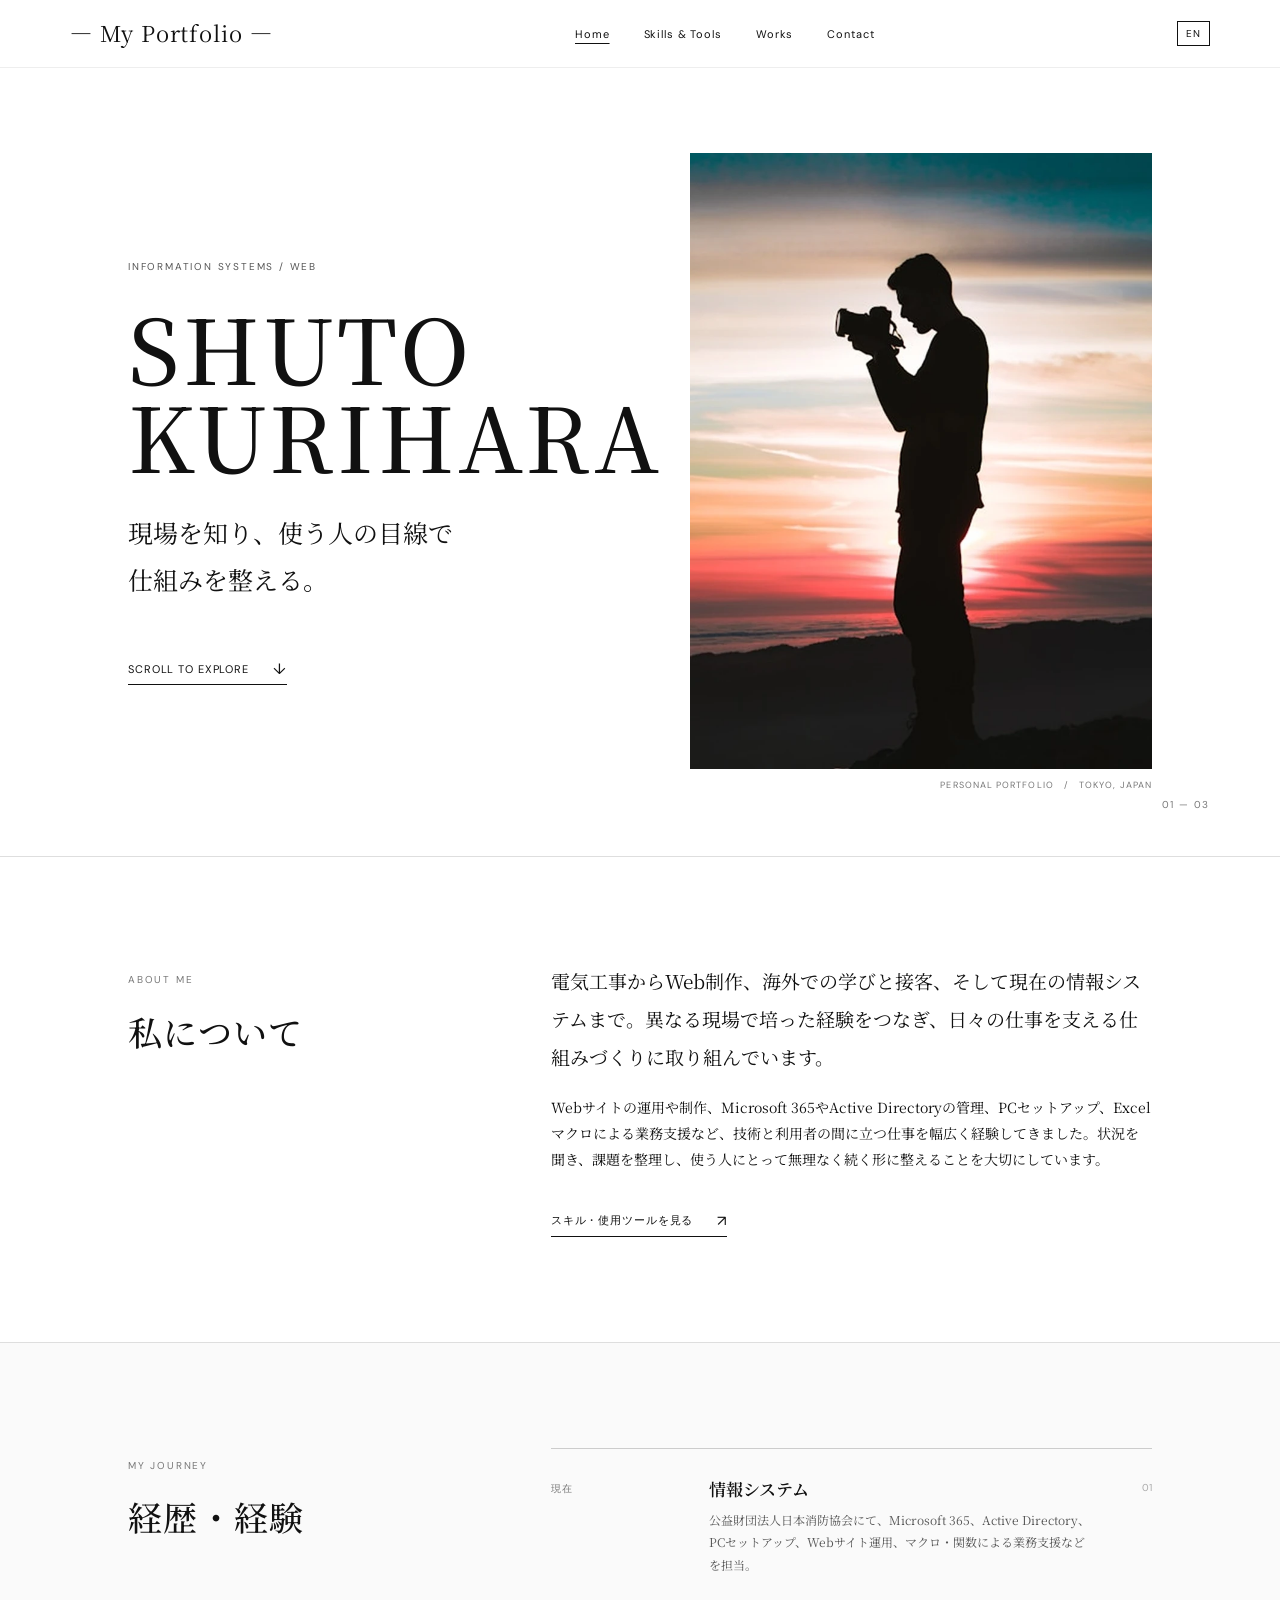
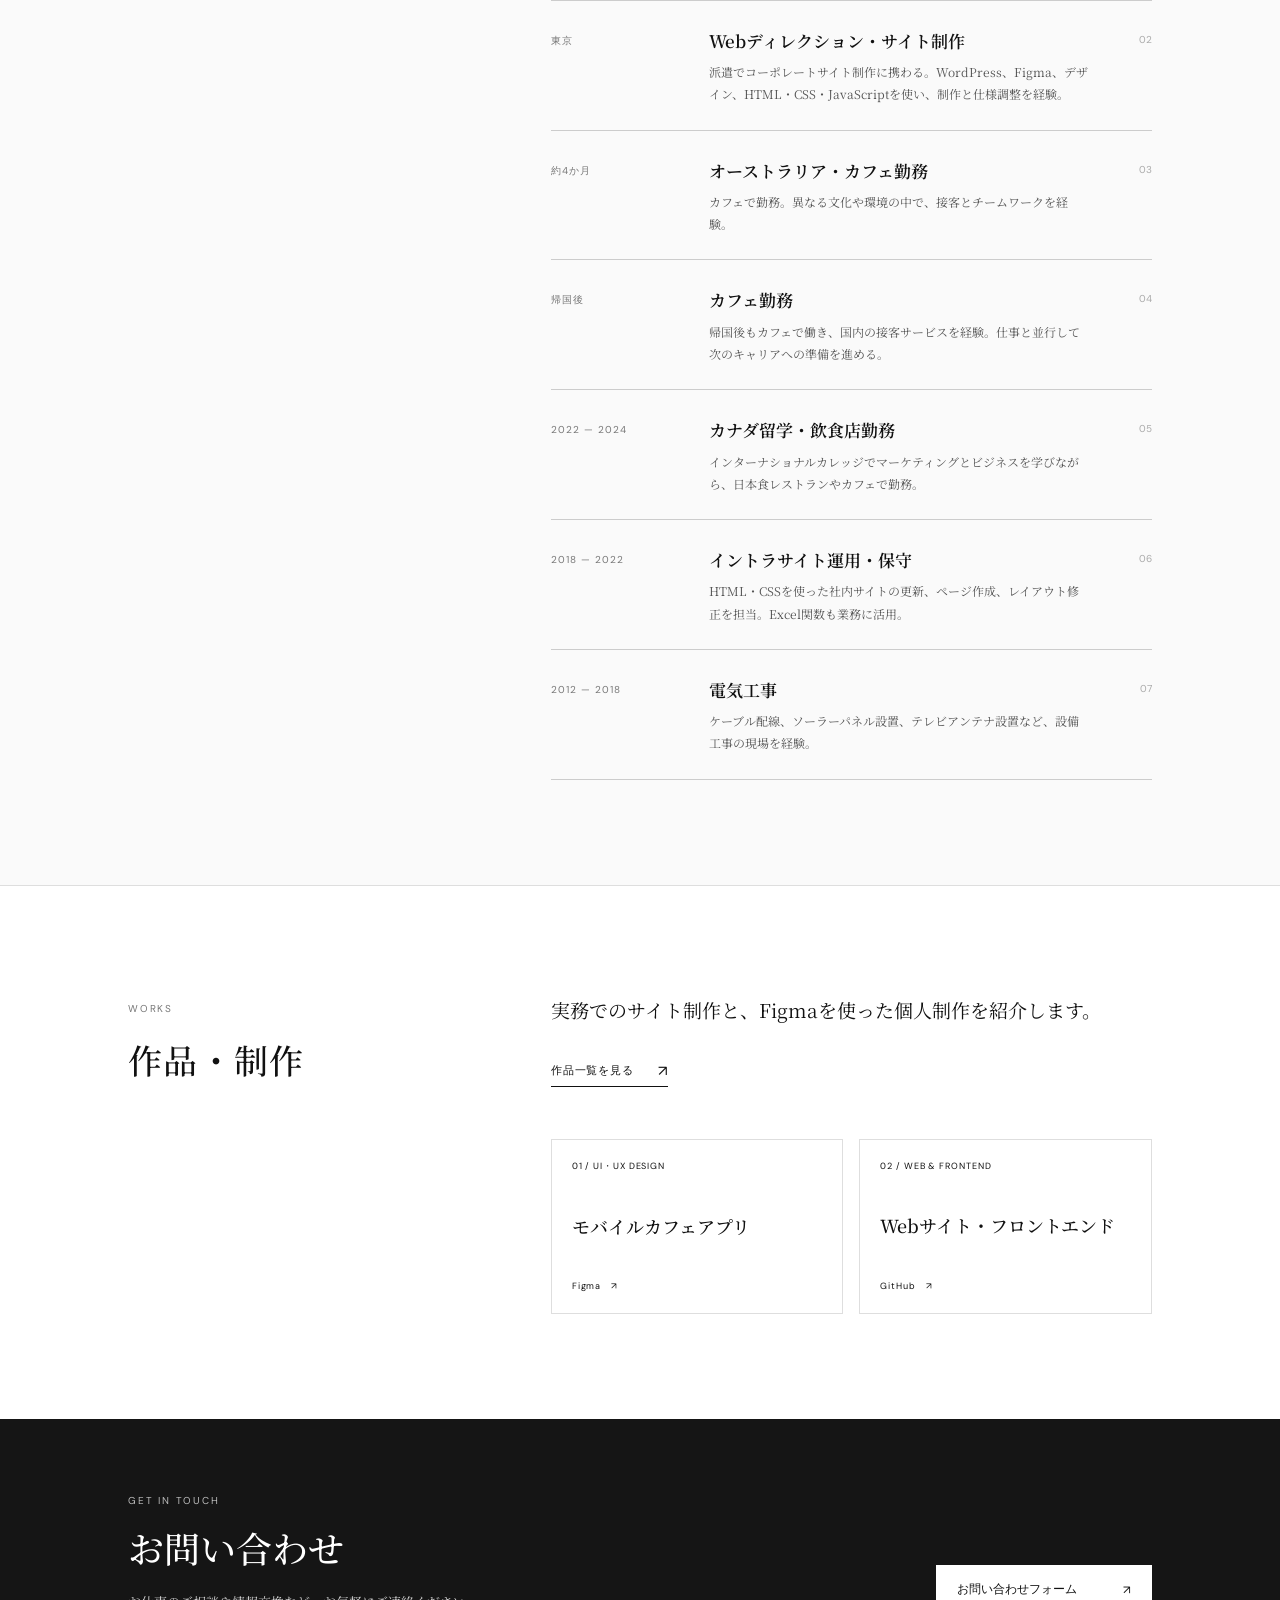
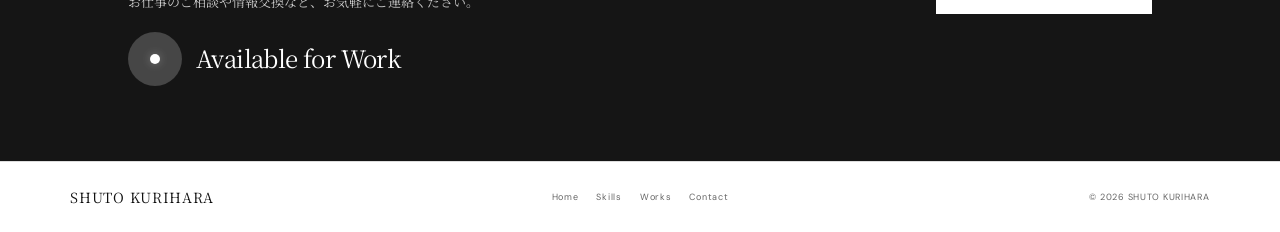
<file: index.html>
<!doctype html>
<html lang="ja">
<head>
  <meta charset="utf-8"><meta name="viewport" content="width=device-width, initial-scale=1">
  <meta name="theme-color" content="#fff"><meta name="description" content="栗原脩杜のポートフォリオ。電気工事、Webサイト運用、海外での学びと接客、Webディレクション、情報システムの経験を紹介します。">
  <meta property="og:type" content="website"><meta property="og:locale" content="ja_JP"><meta property="og:site_name" content="SHUTO KURIHARA — Portfolio"><meta property="og:title" content="栗原脩杜 — Portfolio"><meta property="og:description" content="現場を知り、使う人の目線で仕組みを整える。栗原脩杜のポートフォリオ。"><meta property="og:image" content="https://shuto-kurihara.github.io/portfolio-website/hero-photo.webp"><meta name="twitter:card" content="summary_large_image"><link rel="canonical" href="https://shuto-kurihara.github.io/portfolio-website/"><link rel="alternate" hreflang="ja" href="https://shuto-kurihara.github.io/portfolio-website/"><link rel="alternate" hreflang="en" href="https://shuto-kurihara.github.io/portfolio-website/index-en.html"><link rel="alternate" hreflang="x-default" href="https://shuto-kurihara.github.io/portfolio-website/">
  <title>栗原脩杜 | 情報システム・Web制作 ポートフォリオ</title>
  <link rel="icon" href="favicon.svg" type="image/svg+xml"><link rel="stylesheet" href="style.css?v=20261025d">
  <script type="application/ld+json">{"@context":"https://schema.org","@type":"Person","name":"栗原脩杜","alternateName":"Shuto Kurihara","jobTitle":"情報システム・Web制作","description":"電気工事、Webサイト運用、Webディレクション、情報システムの実務経験を持つ。","url":"https://shuto-kurihara.github.io/portfolio-website/","sameAs":["https://github.com/Shuto-Kurihara"],"knowsAbout":["情報システム","Webディレクション","Web制作","Microsoft 365","Active Directory","HTML","CSS","JavaScript","Figma","電気工事"]}</script>
</head>
<body>
  <div class="page-loader" aria-hidden="true"><span class="loader-name">SHUTO KURIHARA</span><span class="loader-track"><span></span></span></div>
  <a class="skip-link" href="#main">本文へ移動</a>
  <header class="site-header"><a class="wordmark" href="index.html" aria-label="ホーム">— My Portfolio —</a><nav class="main-nav" aria-label="メインナビゲーション"><a href="index.html" aria-current="page">Home</a><a href="about-me.html">Skills &amp; Tools</a><a href="works.html">Works</a><a href="#contact">Contact</a></nav><a class="language-switch" href="index-en.html" lang="en" hreflang="en" aria-label="Switch language to English">EN</a><button class="menu-toggle" type="button" aria-expanded="false" aria-controls="mobile-nav" aria-label="メニューを開く"><span></span><span></span></button><nav class="mobile-nav" id="mobile-nav" aria-label="モバイルナビゲーション" hidden><a href="index.html">Home</a><a href="about-me.html">Skills &amp; Tools</a><a href="works.html">Works</a><a href="#contact">Contact</a></nav></header>
  <main id="main">
    <section class="hero" aria-labelledby="name"><div class="hero-name"><span class="eyebrow">INFORMATION SYSTEMS / WEB</span><h1 id="name">SHUTO<br>KURIHARA</h1><p>現場を知り、使う人の目線で<br>仕組みを整える。</p><a class="arrow-link" href="#about">SCROLL TO EXPLORE <span aria-hidden="true">↓</span></a></div><figure class="hero-image"><img src="hero-photo.webp" alt="夕景の中でカメラを構える人物のシルエット" width="768" height="1024" fetchpriority="high"><figcaption>PERSONAL PORTFOLIO　/　TOKYO, JAPAN</figcaption></figure><span class="hero-index">01 — 03</span></section>
    <section class="about section" id="about"><div class="section-label"><span>ABOUT ME</span><h2>私について</h2></div><div class="about-copy"><p class="lead">電気工事からWeb制作、海外での学びと接客、そして現在の情報システムまで。異なる現場で培った経験をつなぎ、日々の仕事を支える仕組みづくりに取り組んでいます。</p><p>Webサイトの運用や制作、Microsoft 365やActive Directoryの管理、PCセットアップ、Excelマクロによる業務支援など、技術と利用者の間に立つ仕事を幅広く経験してきました。状況を聞き、課題を整理し、使う人にとって無理なく続く形に整えることを大切にしています。</p><a class="arrow-link dark-link" href="about-me.html">スキル・使用ツールを見る <span aria-hidden="true">↗</span></a></div></section>
    <section class="journey section"><div class="section-label"><span>MY JOURNEY</span><h2>経歴・経験</h2></div><div class="timeline">
      <article class="timeline-entry"><span class="period">現在</span><div><h3>情報システム</h3><p>公益財団法人日本消防協会にて、Microsoft 365、Active Directory、PCセットアップ、Webサイト運用、マクロ・関数による業務支援などを担当。</p></div><span class="entry-mark">01</span></article>
      <article class="timeline-entry"><span class="period">東京</span><div><h3>Webディレクション・サイト制作</h3><p>派遣でコーポレートサイト制作に携わる。WordPress、Figma、デザイン、HTML・CSS・JavaScriptを使い、制作と仕様調整を経験。</p></div><span class="entry-mark">02</span></article>
      <article class="timeline-entry"><span class="period">約4か月</span><div><h3>オーストラリア・カフェ勤務</h3><p>カフェで勤務。異なる文化や環境の中で、接客とチームワークを経験。</p></div><span class="entry-mark">03</span></article>
      <article class="timeline-entry"><span class="period">帰国後</span><div><h3>カフェ勤務</h3><p>帰国後もカフェで働き、国内の接客サービスを経験。仕事と並行して次のキャリアへの準備を進める。</p></div><span class="entry-mark">04</span></article>
      <article class="timeline-entry"><span class="period">2022 — 2024</span><div><h3>カナダ留学・飲食店勤務</h3><p>インターナショナルカレッジでマーケティングとビジネスを学びながら、日本食レストランやカフェで勤務。</p></div><span class="entry-mark">05</span></article>
      <article class="timeline-entry"><span class="period">2018 — 2022</span><div><h3>イントラサイト運用・保守</h3><p>HTML・CSSを使った社内サイトの更新、ページ作成、レイアウト修正を担当。Excel関数も業務に活用。</p></div><span class="entry-mark">06</span></article>
      <article class="timeline-entry"><span class="period">2012 — 2018</span><div><h3>電気工事</h3><p>ケーブル配線、ソーラーパネル設置、テレビアンテナ設置など、設備工事の現場を経験。</p></div><span class="entry-mark">07</span></article>
    </div></section>
    <section class="work-teaser section"><div class="section-label"><span>WORKS</span><h2>作品・制作</h2></div><div class="teaser-copy"><p class="lead">実務でのサイト制作と、Figmaを使った個人制作を紹介します。</p><a class="arrow-link dark-link" href="works.html">作品一覧を見る <span aria-hidden="true">↗</span></a></div><div class="work-cards"><a class="work-card" href="https://higher-points-930135.framer.app/5" target="_blank" rel="noopener noreferrer"><span>01 / UI・UX DESIGN</span><strong>モバイルカフェアプリ</strong><span>Figma　↗</span></a><a class="work-card" href="https://github.com/Shuto-Kurihara" target="_blank" rel="noopener noreferrer"><span>02 / WEB &amp; FRONTEND</span><strong>Webサイト・フロントエンド</strong><span>GitHub　↗</span></a></div></section>
    <section class="contact section" id="contact"><div class="contact-inner"><div class="contact-copy"><span class="eyebrow">GET IN TOUCH</span><h2>お問い合わせ</h2><p>お仕事のご相談や情報交換など、お気軽にご連絡ください。</p><div class="availability" aria-label="Available for Work"><span class="availability-mark" aria-hidden="true"><span class="availability-dot"></span></span><span>Available for Work</span></div></div><a class="contact-button" href="https://docs.google.com/forms/d/10j3H3kmADJif4IwNsfeh1gJDYeerXr5rJNdk5OUI7s4/viewform" target="_blank" rel="noopener noreferrer">お問い合わせフォーム <span aria-hidden="true">↗</span></a></div></section>
  </main>
  <footer class="site-footer"><a class="footer-name" href="index.html">SHUTO KURIHARA</a><nav aria-label="フッターナビゲーション"><a href="index.html">Home</a><a href="about-me.html">Skills</a><a href="works.html">Works</a><a href="#contact">Contact</a></nav><span>© <span id="year">2026</span> SHUTO KURIHARA</span></footer>
  <script src="script.js?v=20261025" defer></script>
</body></html>
</file>
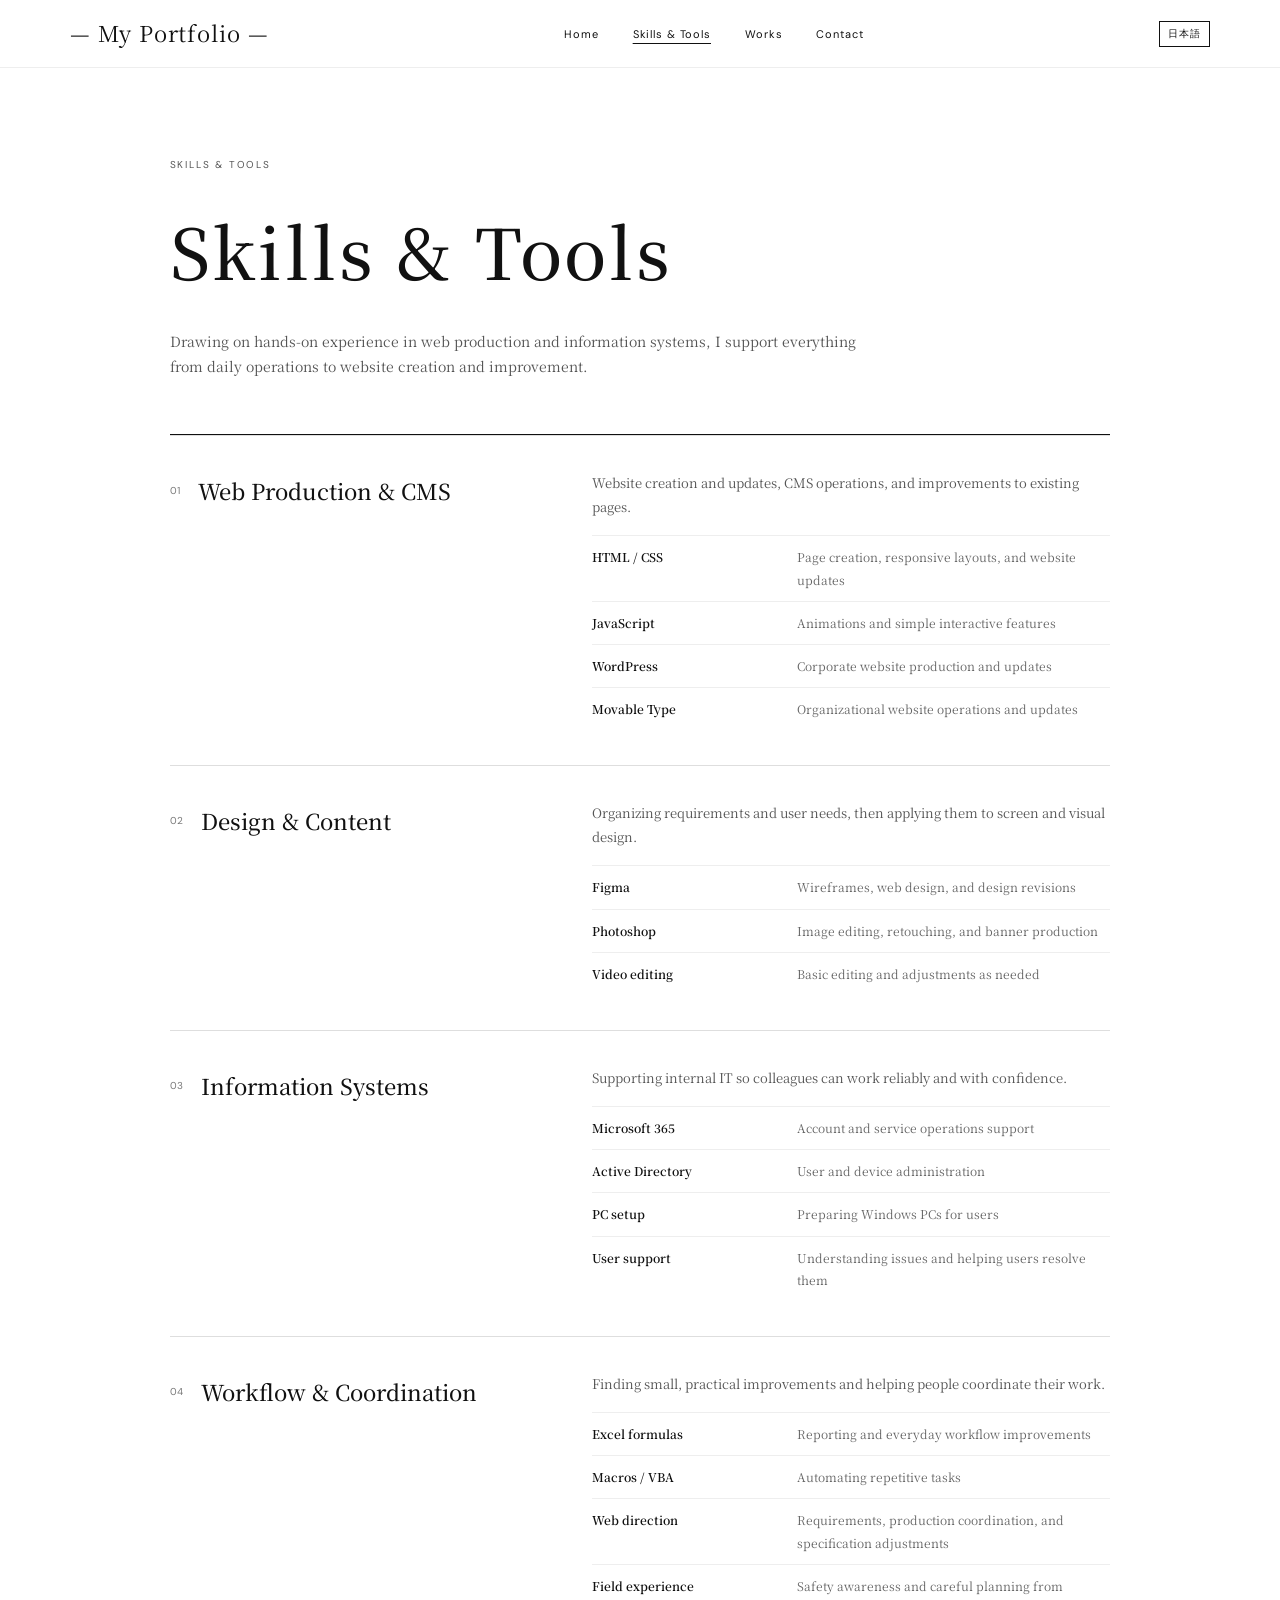
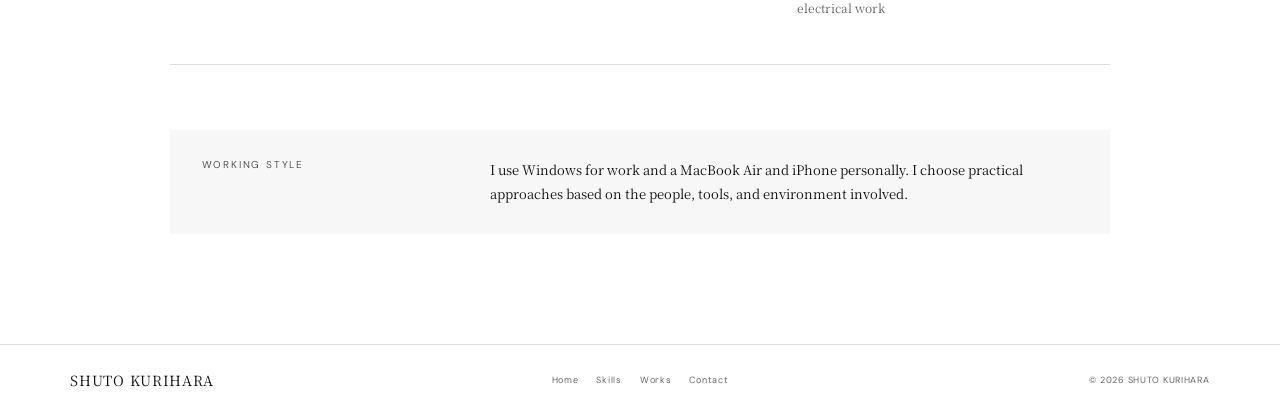
<file: about-me-en.html>
<!doctype html>
<html lang="en"><head>
  <meta charset="utf-8"><meta name="viewport" content="width=device-width, initial-scale=1"><meta name="theme-color" content="#fff">
  <meta name="description" content="Skills and tools used by Shuto Kurihara across web production and information systems, including Figma, Microsoft 365, Active Directory, HTML, CSS, and Excel VBA.">
  <meta property="og:type" content="website"><meta property="og:locale" content="en_US"><meta property="og:title" content="Skills &amp; Tools | Shuto Kurihara"><meta property="og:description" content="Practical experience in web production and information systems."><meta property="og:image" content="https://shuto-kurihara.github.io/portfolio-website/hero-photo.webp"><meta name="twitter:card" content="summary_large_image">
  <link rel="canonical" href="https://shuto-kurihara.github.io/portfolio-website/about-me-en.html"><link rel="alternate" hreflang="ja" href="https://shuto-kurihara.github.io/portfolio-website/about-me.html"><link rel="alternate" hreflang="en" href="https://shuto-kurihara.github.io/portfolio-website/about-me-en.html"><link rel="alternate" hreflang="x-default" href="https://shuto-kurihara.github.io/portfolio-website/about-me.html">
  <title>Skills &amp; Tools | Shuto Kurihara</title><link rel="icon" href="favicon.svg" type="image/svg+xml"><link rel="stylesheet" href="style.css?v=20261025">
  <script type="application/ld+json">{"@context":"https://schema.org","@type":"Person","name":"Shuto Kurihara","alternateName":"栗原脩杜","jobTitle":"Information Systems and Web Professional","sameAs":["https://github.com/Shuto-Kurihara"],"knowsAbout":["Web Production","Figma","Photoshop","Microsoft 365","Active Directory","HTML","CSS","JavaScript","Excel VBA"]}</script>
</head><body><a class="skip-link" href="#main">Skip to content</a>
<header class="site-header"><a class="wordmark" href="index-en.html">— My Portfolio —</a><nav class="main-nav" aria-label="Main navigation"><a href="index-en.html">Home</a><a href="about-me-en.html" aria-current="page">Skills &amp; Tools</a><a href="works-en.html">Works</a><a href="index-en.html#contact">Contact</a></nav><a class="language-switch" href="about-me.html" lang="ja" hreflang="ja" aria-label="日本語に切り替え">日本語</a><button class="menu-toggle" type="button" aria-expanded="false" aria-controls="mobile-nav" aria-label="Open menu"><span></span><span></span></button><nav class="mobile-nav" id="mobile-nav" aria-label="Mobile navigation" hidden><a href="index-en.html">Home</a><a href="about-me-en.html">Skills &amp; Tools</a><a href="works-en.html">Works</a><a href="index-en.html#contact">Contact</a></nav></header>
<main id="main" class="subpage"><section class="page-heading"><span class="eyebrow">SKILLS &amp; TOOLS</span><h1>Skills &amp; Tools</h1><p>Drawing on hands-on experience in web production and information systems, I support everything from daily operations to website creation and improvement.</p></section>
<section class="skill-groups" aria-label="Skills">
  <article class="skill-group"><div class="skill-category"><span>01</span><h2>Web Production &amp; CMS</h2></div><div class="skill-detail"><p>Website creation and updates, CMS operations, and improvements to existing pages.</p><ul class="skill-list"><li><strong>HTML / CSS</strong><span>Page creation, responsive layouts, and website updates</span></li><li><strong>JavaScript</strong><span>Animations and simple interactive features</span></li><li><strong>WordPress</strong><span>Corporate website production and updates</span></li><li><strong>Movable Type</strong><span>Organizational website operations and updates</span></li></ul></div></article>
  <article class="skill-group"><div class="skill-category"><span>02</span><h2>Design &amp; Content</h2></div><div class="skill-detail"><p>Organizing requirements and user needs, then applying them to screen and visual design.</p><ul class="skill-list"><li><strong>Figma</strong><span>Wireframes, web design, and design revisions</span></li><li><strong>Photoshop</strong><span>Image editing, retouching, and banner production</span></li><li><strong>Video editing</strong><span>Basic editing and adjustments as needed</span></li></ul></div></article>
  <article class="skill-group"><div class="skill-category"><span>03</span><h2>Information Systems</h2></div><div class="skill-detail"><p>Supporting internal IT so colleagues can work reliably and with confidence.</p><ul class="skill-list"><li><strong>Microsoft 365</strong><span>Account and service operations support</span></li><li><strong>Active Directory</strong><span>User and device administration</span></li><li><strong>PC setup</strong><span>Preparing Windows PCs for users</span></li><li><strong>User support</strong><span>Understanding issues and helping users resolve them</span></li></ul></div></article>
  <article class="skill-group"><div class="skill-category"><span>04</span><h2>Workflow &amp; Coordination</h2></div><div class="skill-detail"><p>Finding small, practical improvements and helping people coordinate their work.</p><ul class="skill-list"><li><strong>Excel formulas</strong><span>Reporting and everyday workflow improvements</span></li><li><strong>Macros / VBA</strong><span>Automating repetitive tasks</span></li><li><strong>Web direction</strong><span>Requirements, production coordination, and specification adjustments</span></li><li><strong>Field experience</strong><span>Safety awareness and careful planning from electrical work</span></li></ul></div></article>
</section><section class="closing-note"><span class="eyebrow">WORKING STYLE</span><p>I use Windows for work and a MacBook Air and iPhone personally. I choose practical approaches based on the people, tools, and environment involved.</p></section></main>
<footer class="site-footer"><a class="footer-name" href="index-en.html">SHUTO KURIHARA</a><nav aria-label="Footer navigation"><a href="index-en.html">Home</a><a href="about-me-en.html">Skills</a><a href="works-en.html">Works</a><a href="index-en.html#contact">Contact</a></nav><span>© <span id="year">2026</span> SHUTO KURIHARA</span></footer><script src="script.js?v=20261025" defer></script></body></html>
</file>
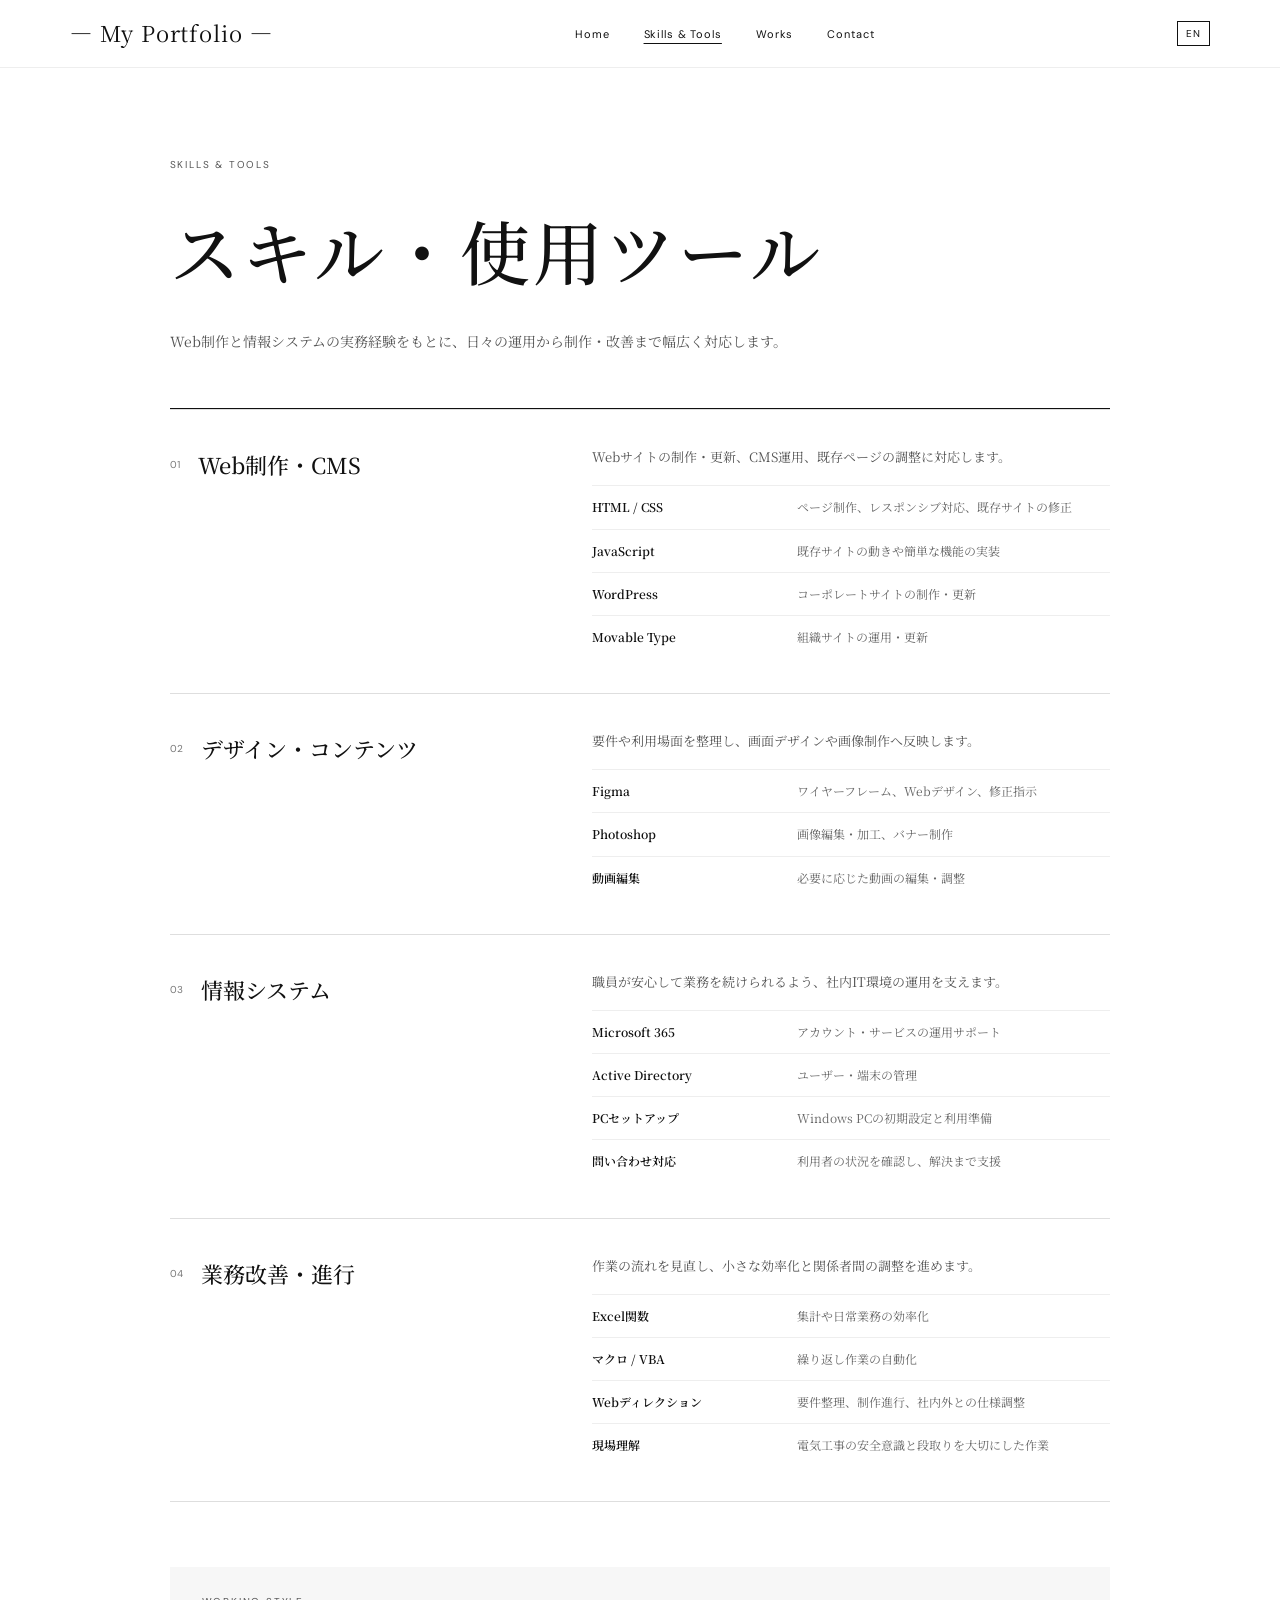
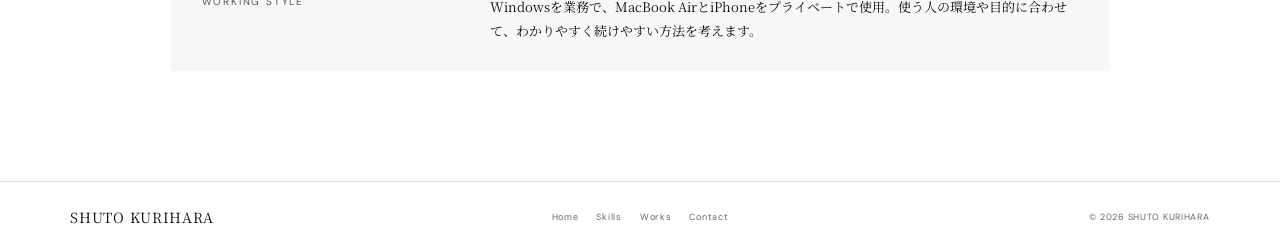
<file: about-me.html>
<!doctype html>
<html lang="ja"><head>
  <meta charset="utf-8"><meta name="viewport" content="width=device-width, initial-scale=1"><meta name="theme-color" content="#fff">
  <meta name="description" content="栗原脩杜のスキルと使用ツール。Web制作、Figma、Photoshop、Microsoft 365、Active Directory、Excelマクロなどの経験を紹介します。">
  <meta property="og:type" content="website"><meta property="og:locale" content="ja_JP"><meta property="og:title" content="スキル・使用ツール | 栗原脩杜"><meta property="og:description" content="Web制作と情報システムの実務経験、使用ツールをご紹介します。"><meta property="og:image" content="https://shuto-kurihara.github.io/portfolio-website/hero-photo.webp"><meta name="twitter:card" content="summary_large_image"><link rel="canonical" href="https://shuto-kurihara.github.io/portfolio-website/about-me.html"><link rel="alternate" hreflang="ja" href="https://shuto-kurihara.github.io/portfolio-website/about-me.html"><link rel="alternate" hreflang="en" href="https://shuto-kurihara.github.io/portfolio-website/about-me-en.html"><link rel="alternate" hreflang="x-default" href="https://shuto-kurihara.github.io/portfolio-website/about-me.html">
  <title>スキル・使用ツール | 栗原脩杜</title><link rel="icon" href="favicon.svg" type="image/svg+xml"><link rel="stylesheet" href="style.css?v=20261025">
  <script type="application/ld+json">{"@context":"https://schema.org","@type":"Person","name":"栗原脩杜","alternateName":"Shuto Kurihara","jobTitle":"情報システム・Web制作","sameAs":["https://github.com/Shuto-Kurihara"],"knowsAbout":["Web制作","Figma","Photoshop","Microsoft 365","Active Directory","HTML","CSS","JavaScript","Excel VBA"]}</script>
</head><body><a class="skip-link" href="#main">本文へ移動</a>
<header class="site-header"><a class="wordmark" href="index.html">— My Portfolio —</a><nav class="main-nav" aria-label="メインナビゲーション"><a href="index.html">Home</a><a href="about-me.html" aria-current="page">Skills &amp; Tools</a><a href="works.html">Works</a><a href="index.html#contact">Contact</a></nav><a class="language-switch" href="about-me-en.html" lang="en" hreflang="en" aria-label="Switch language to English">EN</a><button class="menu-toggle" type="button" aria-expanded="false" aria-controls="mobile-nav" aria-label="メニューを開く"><span></span><span></span></button><nav class="mobile-nav" id="mobile-nav" aria-label="モバイルナビゲーション" hidden><a href="index.html">Home</a><a href="about-me.html">Skills &amp; Tools</a><a href="works.html">Works</a><a href="index.html#contact">Contact</a></nav></header>
<main id="main" class="subpage"><section class="page-heading"><span class="eyebrow">SKILLS &amp; TOOLS</span><h1>スキル・使用ツール</h1><p>Web制作と情報システムの実務経験をもとに、日々の運用から制作・改善まで幅広く対応します。</p></section>
<section class="skill-groups" aria-label="スキル一覧">
  <article class="skill-group"><div class="skill-category"><span>01</span><h2>Web制作・CMS</h2></div><div class="skill-detail"><p>Webサイトの制作・更新、CMS運用、既存ページの調整に対応します。</p><ul class="skill-list"><li><strong>HTML / CSS</strong><span>ページ制作、レスポンシブ対応、既存サイトの修正</span></li><li><strong>JavaScript</strong><span>既存サイトの動きや簡単な機能の実装</span></li><li><strong>WordPress</strong><span>コーポレートサイトの制作・更新</span></li><li><strong>Movable Type</strong><span>組織サイトの運用・更新</span></li></ul></div></article>
  <article class="skill-group"><div class="skill-category"><span>02</span><h2>デザイン・コンテンツ</h2></div><div class="skill-detail"><p>要件や利用場面を整理し、画面デザインや画像制作へ反映します。</p><ul class="skill-list"><li><strong>Figma</strong><span>ワイヤーフレーム、Webデザイン、修正指示</span></li><li><strong>Photoshop</strong><span>画像編集・加工、バナー制作</span></li><li><strong>動画編集</strong><span>必要に応じた動画の編集・調整</span></li></ul></div></article>
  <article class="skill-group"><div class="skill-category"><span>03</span><h2>情報システム</h2></div><div class="skill-detail"><p>職員が安心して業務を続けられるよう、社内IT環境の運用を支えます。</p><ul class="skill-list"><li><strong>Microsoft 365</strong><span>アカウント・サービスの運用サポート</span></li><li><strong>Active Directory</strong><span>ユーザー・端末の管理</span></li><li><strong>PCセットアップ</strong><span>Windows PCの初期設定と利用準備</span></li><li><strong>問い合わせ対応</strong><span>利用者の状況を確認し、解決まで支援</span></li></ul></div></article>
  <article class="skill-group"><div class="skill-category"><span>04</span><h2>業務改善・進行</h2></div><div class="skill-detail"><p>作業の流れを見直し、小さな効率化と関係者間の調整を進めます。</p><ul class="skill-list"><li><strong>Excel関数</strong><span>集計や日常業務の効率化</span></li><li><strong>マクロ / VBA</strong><span>繰り返し作業の自動化</span></li><li><strong>Webディレクション</strong><span>要件整理、制作進行、社内外との仕様調整</span></li><li><strong>現場理解</strong><span>電気工事の安全意識と段取りを大切にした作業</span></li></ul></div></article>
</section><section class="closing-note"><span class="eyebrow">WORKING STYLE</span><p>Windowsを業務で、MacBook AirとiPhoneをプライベートで使用。使う人の環境や目的に合わせて、わかりやすく続けやすい方法を考えます。</p></section></main>
<footer class="site-footer"><a class="footer-name" href="index.html">SHUTO KURIHARA</a><nav aria-label="フッターナビゲーション"><a href="index.html">Home</a><a href="about-me.html">Skills</a><a href="works.html">Works</a><a href="index.html#contact">Contact</a></nav><span>© <span id="year">2026</span> SHUTO KURIHARA</span></footer><script src="script.js?v=20261025" defer></script></body></html>
</file>
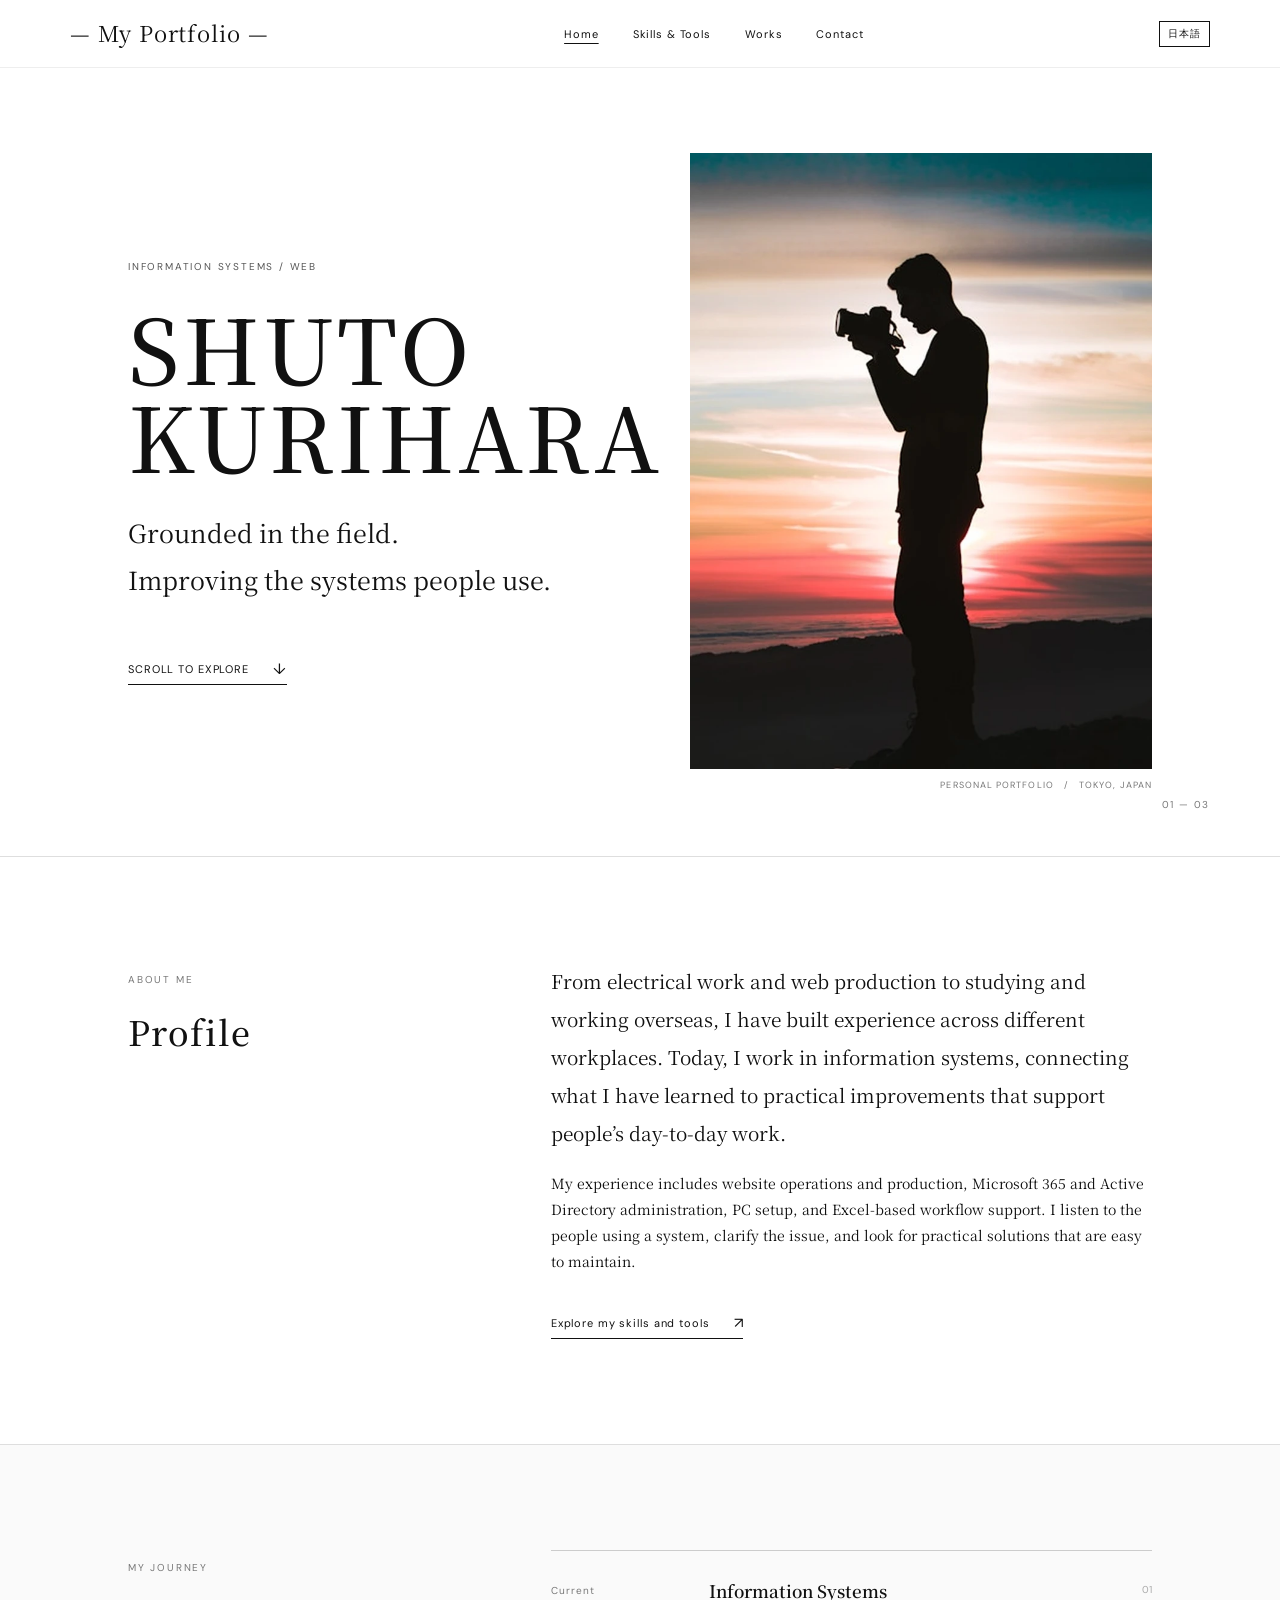
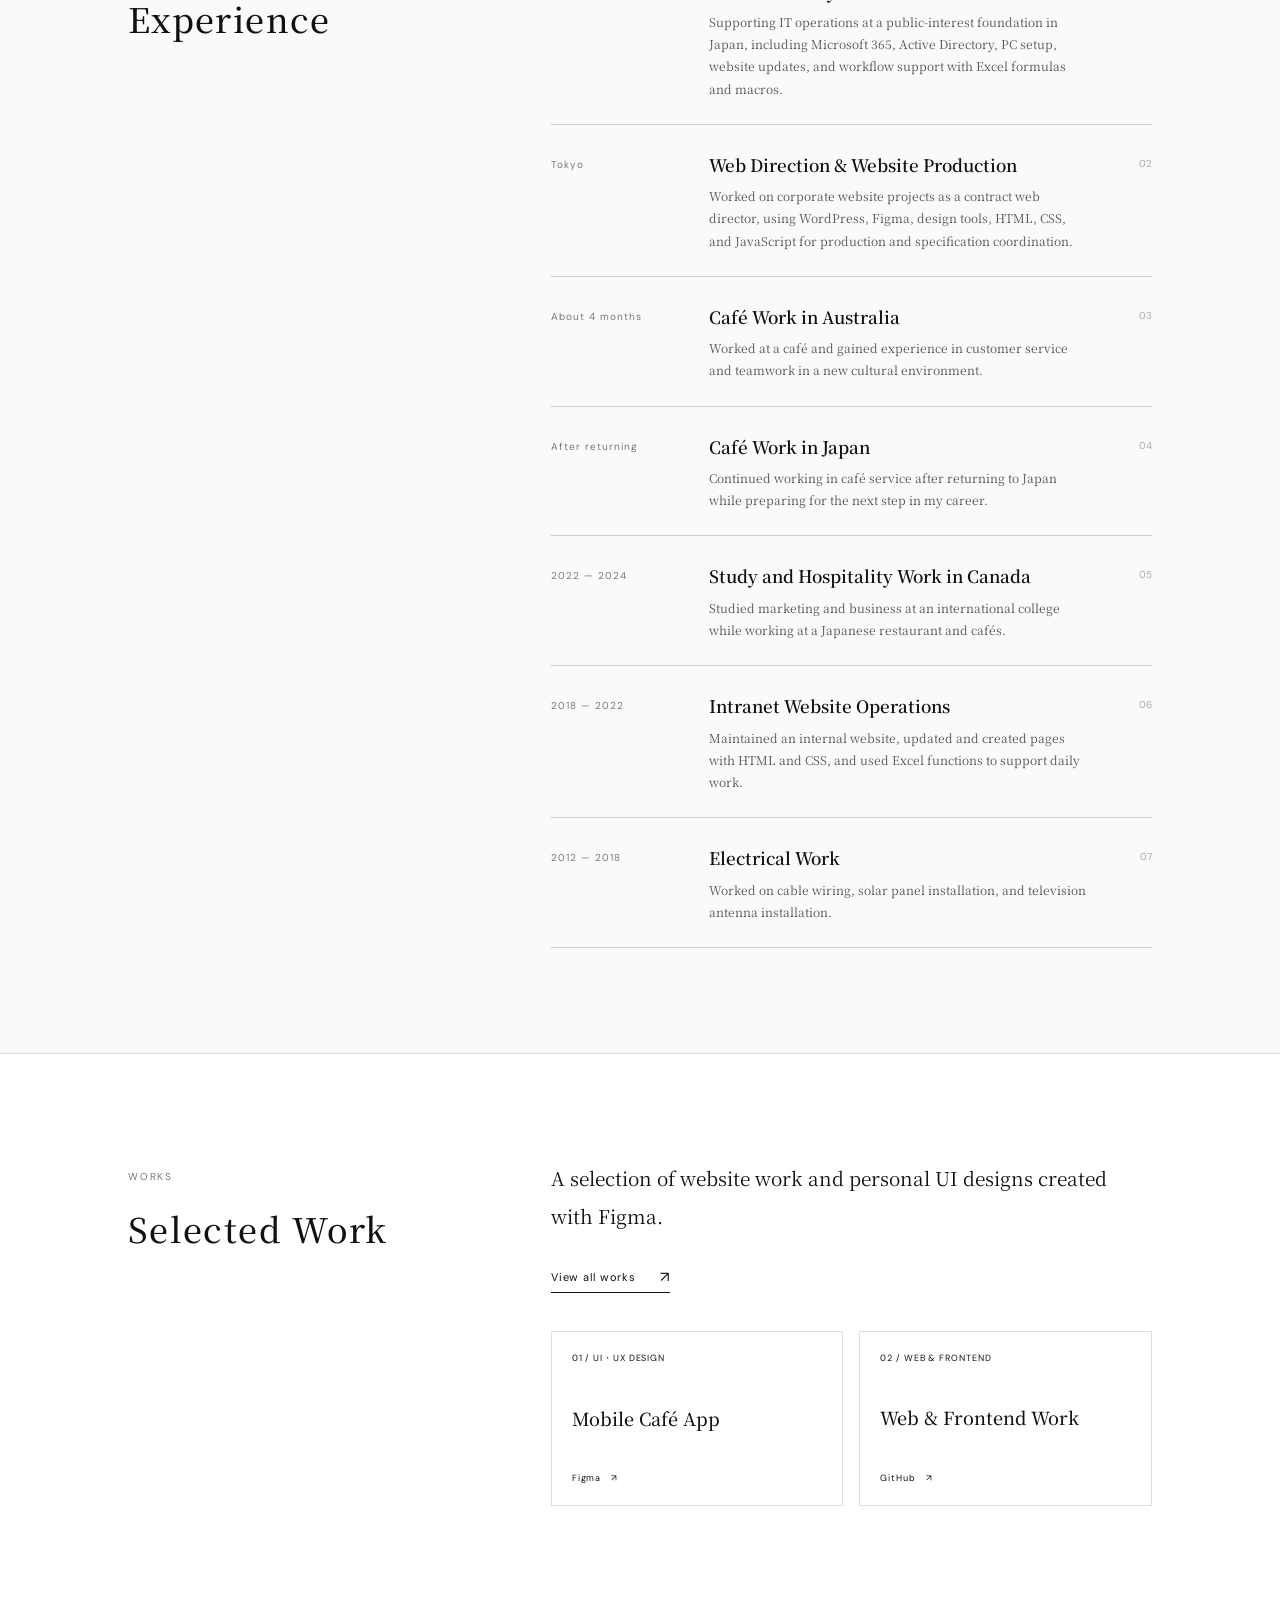
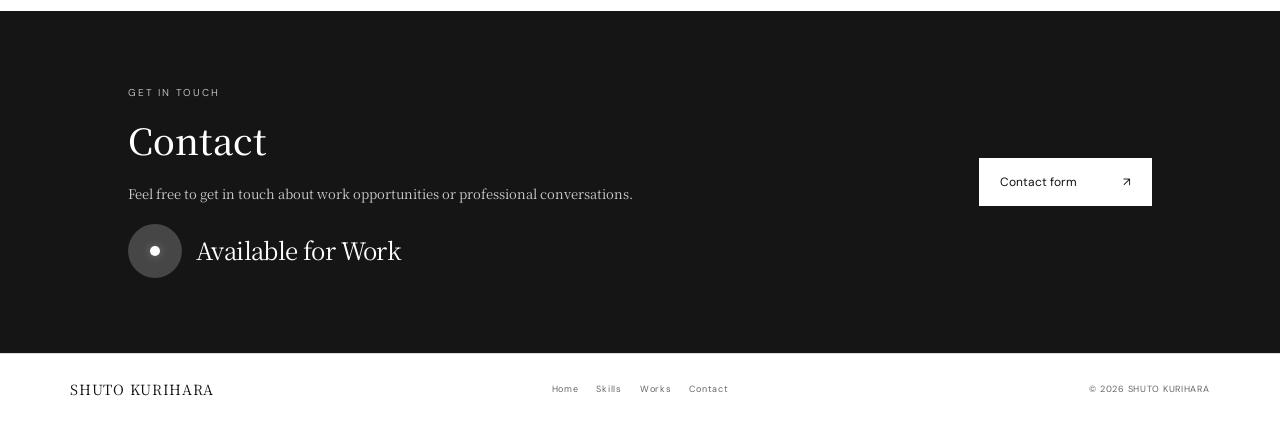
<file: index-en.html>
<!doctype html>
<html lang="en"><head>
  <meta charset="utf-8"><meta name="viewport" content="width=device-width, initial-scale=1"><meta name="theme-color" content="#fff">
  <meta name="description" content="Portfolio of Shuto Kurihara, an information systems and web professional with experience in electrical work, web operations, direction, and IT support.">
  <meta property="og:type" content="website"><meta property="og:locale" content="en_US"><meta property="og:site_name" content="SHUTO KURIHARA — Portfolio"><meta property="og:title" content="Shuto Kurihara | IT &amp; Web Portfolio"><meta property="og:description" content="Grounded in the field. Improving the systems people use every day."><meta property="og:image" content="https://shuto-kurihara.github.io/portfolio-website/hero-photo.webp"><meta name="twitter:card" content="summary_large_image">
  <link rel="canonical" href="https://shuto-kurihara.github.io/portfolio-website/index-en.html"><link rel="alternate" hreflang="ja" href="https://shuto-kurihara.github.io/portfolio-website/"><link rel="alternate" hreflang="en" href="https://shuto-kurihara.github.io/portfolio-website/index-en.html"><link rel="alternate" hreflang="x-default" href="https://shuto-kurihara.github.io/portfolio-website/">
  <title>Shuto Kurihara | IT &amp; Web Portfolio</title><link rel="icon" href="favicon.svg" type="image/svg+xml"><link rel="stylesheet" href="style.css?v=20261025d">
  <script type="application/ld+json">{"@context":"https://schema.org","@type":"Person","name":"Shuto Kurihara","alternateName":"栗原脩杜","jobTitle":"Information Systems and Web Professional","description":"Experience in electrical work, web operations, web direction, and information systems.","url":"https://shuto-kurihara.github.io/portfolio-website/index-en.html","sameAs":["https://github.com/Shuto-Kurihara"],"knowsAbout":["Information Systems","Web Direction","Web Production","Microsoft 365","Active Directory","HTML","CSS","JavaScript","Figma","Electrical Work"]}</script>
</head><body><div class="page-loader" aria-hidden="true"><span class="loader-name">SHUTO KURIHARA</span><span class="loader-track"><span></span></span></div><a class="skip-link" href="#main">Skip to content</a>
<header class="site-header"><a class="wordmark" href="index-en.html">— My Portfolio —</a><nav class="main-nav" aria-label="Main navigation"><a href="index-en.html" aria-current="page">Home</a><a href="about-me-en.html">Skills &amp; Tools</a><a href="works-en.html">Works</a><a href="#contact">Contact</a></nav><a class="language-switch" href="index.html" lang="ja" hreflang="ja" aria-label="日本語に切り替え">日本語</a><button class="menu-toggle" type="button" aria-expanded="false" aria-controls="mobile-nav" aria-label="Open menu"><span></span><span></span></button><nav class="mobile-nav" id="mobile-nav" aria-label="Mobile navigation" hidden><a href="index-en.html">Home</a><a href="about-me-en.html">Skills &amp; Tools</a><a href="works-en.html">Works</a><a href="#contact">Contact</a></nav></header>
<main id="main">
  <section class="hero" aria-labelledby="name"><div class="hero-name"><span class="eyebrow">INFORMATION SYSTEMS / WEB</span><h1 id="name">SHUTO<br>KURIHARA</h1><p>Grounded in the field.<br>Improving the systems people use.</p><a class="arrow-link" href="#about">SCROLL TO EXPLORE <span aria-hidden="true">↓</span></a></div><figure class="hero-image"><img src="hero-photo.webp" alt="Silhouette of a person holding a camera at sunset" width="768" height="1024" fetchpriority="high"><figcaption>PERSONAL PORTFOLIO　/　TOKYO, JAPAN</figcaption></figure><span class="hero-index">01 — 03</span></section>
  <section class="about section" id="about"><div class="section-label"><span>ABOUT ME</span><h2>Profile</h2></div><div class="about-copy"><p class="lead">From electrical work and web production to studying and working overseas, I have built experience across different workplaces. Today, I work in information systems, connecting what I have learned to practical improvements that support people’s day-to-day work.</p><p>My experience includes website operations and production, Microsoft 365 and Active Directory administration, PC setup, and Excel-based workflow support. I listen to the people using a system, clarify the issue, and look for practical solutions that are easy to maintain.</p><a class="arrow-link dark-link" href="about-me-en.html">Explore my skills and tools <span aria-hidden="true">↗</span></a></div></section>
  <section class="journey section"><div class="section-label"><span>MY JOURNEY</span><h2>Experience</h2></div><div class="timeline">
    <article class="timeline-entry"><span class="period">Current</span><div><h3>Information Systems</h3><p>Supporting IT operations at a public-interest foundation in Japan, including Microsoft 365, Active Directory, PC setup, website updates, and workflow support with Excel formulas and macros.</p></div><span class="entry-mark">01</span></article>
    <article class="timeline-entry"><span class="period">Tokyo</span><div><h3>Web Direction &amp; Website Production</h3><p>Worked on corporate website projects as a contract web director, using WordPress, Figma, design tools, HTML, CSS, and JavaScript for production and specification coordination.</p></div><span class="entry-mark">02</span></article>
    <article class="timeline-entry"><span class="period">About 4 months</span><div><h3>Café Work in Australia</h3><p>Worked at a café and gained experience in customer service and teamwork in a new cultural environment.</p></div><span class="entry-mark">03</span></article>
    <article class="timeline-entry"><span class="period">After returning</span><div><h3>Café Work in Japan</h3><p>Continued working in café service after returning to Japan while preparing for the next step in my career.</p></div><span class="entry-mark">04</span></article>
    <article class="timeline-entry"><span class="period">2022 — 2024</span><div><h3>Study and Hospitality Work in Canada</h3><p>Studied marketing and business at an international college while working at a Japanese restaurant and cafés.</p></div><span class="entry-mark">05</span></article>
    <article class="timeline-entry"><span class="period">2018 — 2022</span><div><h3>Intranet Website Operations</h3><p>Maintained an internal website, updated and created pages with HTML and CSS, and used Excel functions to support daily work.</p></div><span class="entry-mark">06</span></article>
    <article class="timeline-entry"><span class="period">2012 — 2018</span><div><h3>Electrical Work</h3><p>Worked on cable wiring, solar panel installation, and television antenna installation.</p></div><span class="entry-mark">07</span></article>
  </div></section>
  <section class="work-teaser section"><div class="section-label"><span>WORKS</span><h2>Selected Work</h2></div><div class="teaser-copy"><p class="lead">A selection of website work and personal UI designs created with Figma.</p><a class="arrow-link dark-link" href="works-en.html">View all works <span aria-hidden="true">↗</span></a></div><div class="work-cards"><a class="work-card" href="https://higher-points-930135.framer.app/5" target="_blank" rel="noopener noreferrer"><span>01 / UI・UX DESIGN</span><strong>Mobile Café App</strong><span>Figma　↗</span></a><a class="work-card" href="https://github.com/Shuto-Kurihara" target="_blank" rel="noopener noreferrer"><span>02 / WEB &amp; FRONTEND</span><strong>Web &amp; Frontend Work</strong><span>GitHub　↗</span></a></div></section>
  <section class="contact section" id="contact"><div class="contact-inner"><div class="contact-copy"><span class="eyebrow">GET IN TOUCH</span><h2>Contact</h2><p>Feel free to get in touch about work opportunities or professional conversations.</p><div class="availability" aria-label="Available for Work"><span class="availability-mark" aria-hidden="true"><span class="availability-dot"></span></span><span>Available for Work</span></div></div><a class="contact-button" href="https://docs.google.com/forms/d/10j3H3kmADJif4IwNsfeh1gJDYeerXr5rJNdk5OUI7s4/viewform" target="_blank" rel="noopener noreferrer">Contact form <span aria-hidden="true">↗</span></a></div></section>
</main><footer class="site-footer"><a class="footer-name" href="index-en.html">SHUTO KURIHARA</a><nav aria-label="Footer navigation"><a href="index-en.html">Home</a><a href="about-me-en.html">Skills</a><a href="works-en.html">Works</a><a href="#contact">Contact</a></nav><span>© <span id="year">2026</span> SHUTO KURIHARA</span></footer><script src="script.js?v=20261025" defer></script></body></html>
</file>
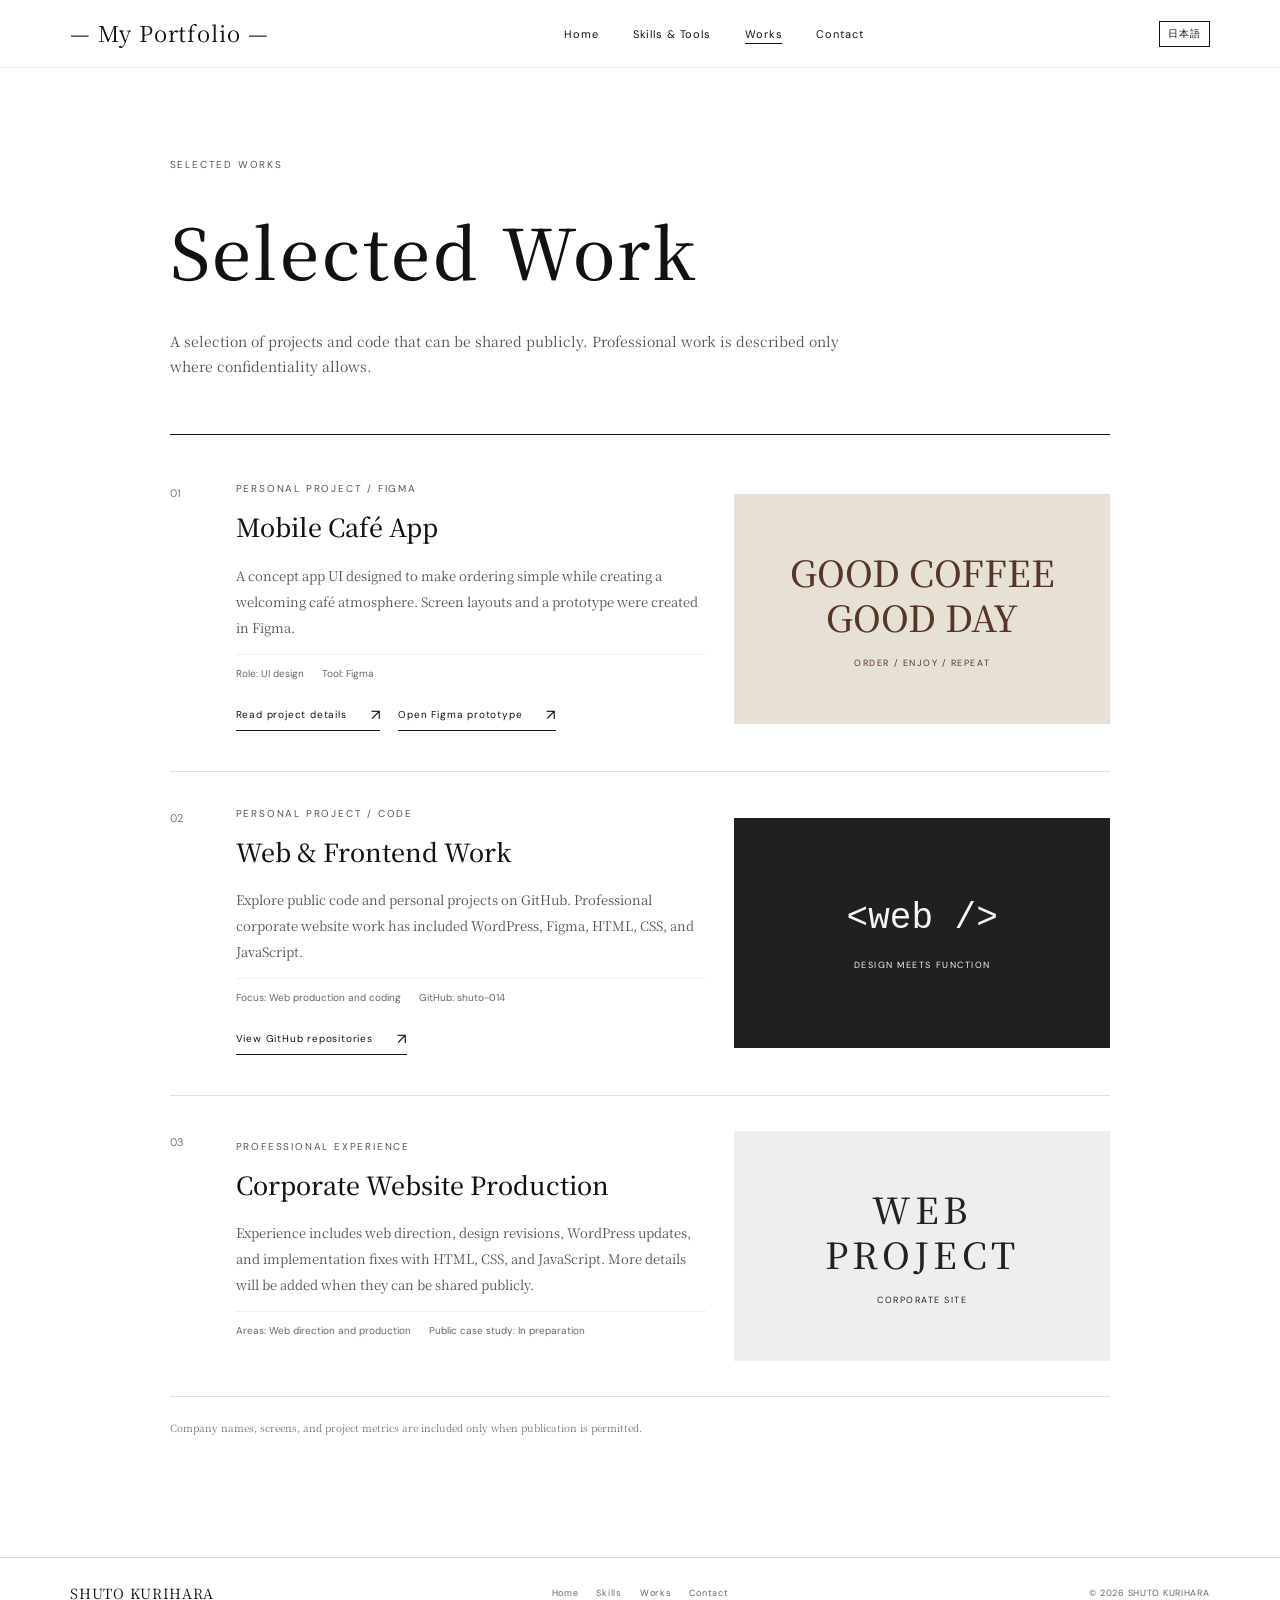
<file: works-en.html>
<!doctype html>
<html lang="en"><head>
  <meta charset="utf-8"><meta name="viewport" content="width=device-width, initial-scale=1"><meta name="theme-color" content="#fff">
  <meta name="description" content="Selected web production and UI design work by Shuto Kurihara, including a Figma café app concept and public code on GitHub.">
  <meta property="og:type" content="website"><meta property="og:locale" content="en_US"><meta property="og:title" content="Selected Work | Shuto Kurihara"><meta property="og:description" content="A selection of web production, UI design, and personal projects."><meta property="og:image" content="https://shuto-kurihara.github.io/portfolio-website/hero-photo.webp"><meta name="twitter:card" content="summary_large_image">
  <link rel="canonical" href="https://shuto-kurihara.github.io/portfolio-website/works-en.html"><link rel="alternate" hreflang="ja" href="https://shuto-kurihara.github.io/portfolio-website/works.html"><link rel="alternate" hreflang="en" href="https://shuto-kurihara.github.io/portfolio-website/works-en.html"><link rel="alternate" hreflang="x-default" href="https://shuto-kurihara.github.io/portfolio-website/works.html">
  <title>Selected Work | Shuto Kurihara — Portfolio</title><link rel="icon" href="favicon.svg" type="image/svg+xml"><link rel="stylesheet" href="style.css?v=20261025">
</head><body><a class="skip-link" href="#main">Skip to content</a>
<header class="site-header"><a class="wordmark" href="index-en.html">— My Portfolio —</a><nav class="main-nav" aria-label="Main navigation"><a href="index-en.html">Home</a><a href="about-me-en.html">Skills &amp; Tools</a><a href="works-en.html" aria-current="page">Works</a><a href="index-en.html#contact">Contact</a></nav><a class="language-switch" href="works.html" lang="ja" hreflang="ja" aria-label="日本語に切り替え">日本語</a><button class="menu-toggle" type="button" aria-expanded="false" aria-controls="mobile-nav" aria-label="Open menu"><span></span><span></span></button><nav class="mobile-nav" id="mobile-nav" aria-label="Mobile navigation" hidden><a href="index-en.html">Home</a><a href="about-me-en.html">Skills &amp; Tools</a><a href="works-en.html">Works</a><a href="index-en.html#contact">Contact</a></nav></header>
<main id="main" class="subpage"><section class="page-heading"><span class="eyebrow">SELECTED WORKS</span><h1>Selected Work</h1><p>A selection of projects and code that can be shared publicly. Professional work is described only where confidentiality allows.</p></section>
<section class="projects" aria-label="Selected projects">
  <article class="project"><div class="project-number">01</div><div class="project-copy"><span class="eyebrow">PERSONAL PROJECT / FIGMA</span><h2>Mobile Café App</h2><p>A concept app UI designed to make ordering simple while creating a welcoming café atmosphere. Screen layouts and a prototype were created in Figma.</p><div class="project-meta"><span>Role: UI design</span><span>Tool: Figma</span></div><a class="arrow-link dark-link" href="https://higher-points-930135.framer.app/5" target="_blank" rel="noopener noreferrer">Read project details <span aria-hidden="true">↗</span></a><a class="arrow-link dark-link" href="https://www.figma.com/proto/3JppDsWuc4tM1HO2HuRqNG/Project5?node-id=3-172&amp;t=ueiXynYgwiDJtJUq-0&amp;scaling=scale-down&amp;content-scaling=fixed&amp;page-id=0%3A1&amp;hide-ui=1" target="_blank" rel="noopener noreferrer">Open Figma prototype <span aria-hidden="true">↗</span></a></div><div class="project-art art-cafe"><span>GOOD COFFEE<br>GOOD DAY</span><span class="art-sub">ORDER / ENJOY / REPEAT</span></div></article>
  <article class="project"><div class="project-number">02</div><div class="project-copy"><span class="eyebrow">PERSONAL PROJECT / CODE</span><h2>Web &amp; Frontend Work</h2><p>Explore public code and personal projects on GitHub. Professional corporate website work has included WordPress, Figma, HTML, CSS, and JavaScript.</p><div class="project-meta"><span>Focus: Web production and coding</span><span>GitHub: shuto-014</span></div><a class="arrow-link dark-link" href="https://github.com/Shuto-Kurihara" target="_blank" rel="noopener noreferrer">View GitHub repositories <span aria-hidden="true">↗</span></a></div><div class="project-art art-code"><span>&lt;web /&gt;</span><span class="art-sub">DESIGN MEETS FUNCTION</span></div></article>
  <article class="project"><div class="project-number">03</div><div class="project-copy"><span class="eyebrow">PROFESSIONAL EXPERIENCE</span><h2>Corporate Website Production</h2><p>Experience includes web direction, design revisions, WordPress updates, and implementation fixes with HTML, CSS, and JavaScript. More details will be added when they can be shared publicly.</p><div class="project-meta"><span>Areas: Web direction and production</span><span>Public case study: In preparation</span></div></div><div class="project-art art-editorial"><span>WEB<br>PROJECT</span><span class="art-sub">CORPORATE SITE</span></div></article>
</section><p class="works-footnote">Company names, screens, and project metrics are included only when publication is permitted.</p></main>
<footer class="site-footer"><a class="footer-name" href="index-en.html">SHUTO KURIHARA</a><nav aria-label="Footer navigation"><a href="index-en.html">Home</a><a href="about-me-en.html">Skills</a><a href="works-en.html">Works</a><a href="index-en.html#contact">Contact</a></nav><span>© <span id="year">2026</span> SHUTO KURIHARA</span></footer><script src="script.js?v=20261025" defer></script></body></html>
</file>
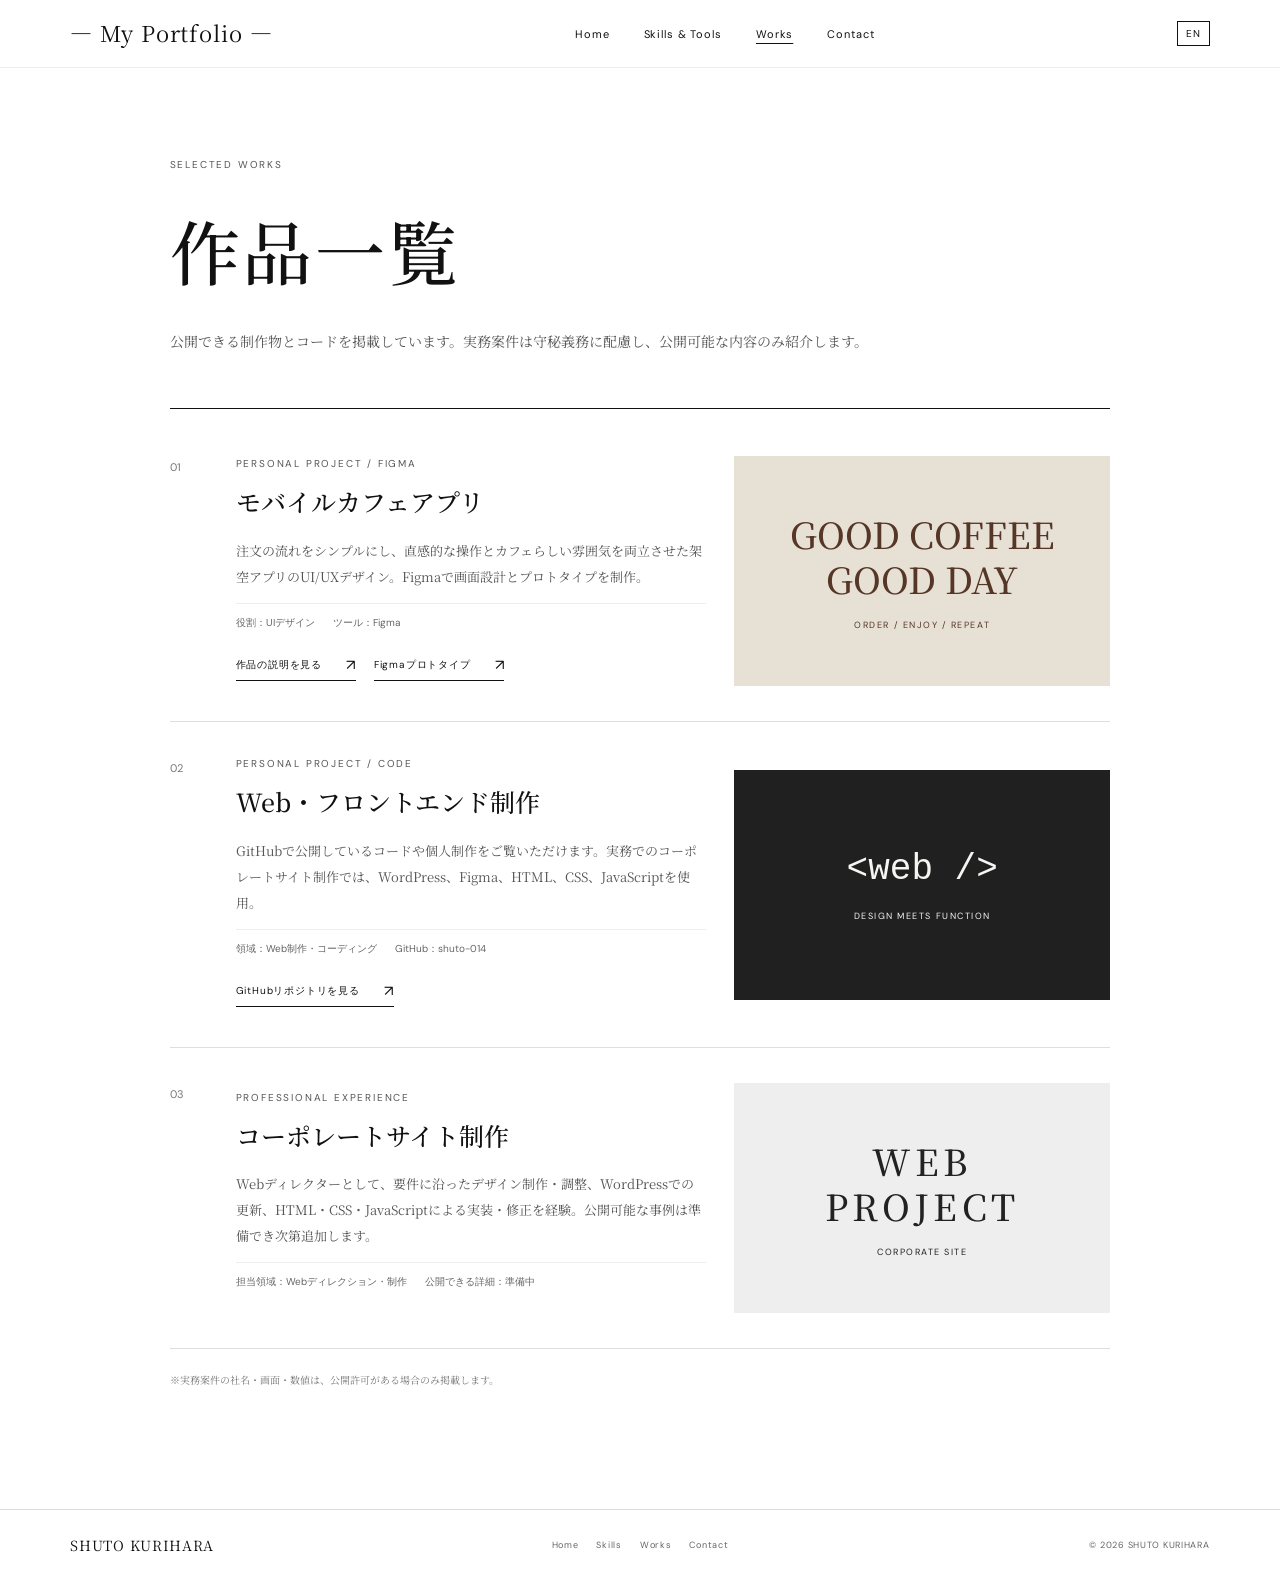
<file: works.html>
<!doctype html>
<html lang="ja"><head>
  <meta charset="utf-8"><meta name="viewport" content="width=device-width, initial-scale=1"><meta name="theme-color" content="#fff">
  <meta name="description" content="栗原脩杜のWeb制作・UIデザインの作品一覧。Figmaで制作したカフェアプリやWebサイト、GitHub上のコードを紹介します。">
  <meta property="og:type" content="website"><meta property="og:locale" content="ja_JP"><meta property="og:title" content="作品一覧 | 栗原脩杜"><meta property="og:description" content="Web制作、UIデザイン、個人制作の記録をご覧ください。"><meta property="og:image" content="https://shuto-kurihara.github.io/portfolio-website/hero-photo.webp"><meta name="twitter:card" content="summary_large_image"><link rel="canonical" href="https://shuto-kurihara.github.io/portfolio-website/works.html"><link rel="alternate" hreflang="ja" href="https://shuto-kurihara.github.io/portfolio-website/works.html"><link rel="alternate" hreflang="en" href="https://shuto-kurihara.github.io/portfolio-website/works-en.html"><link rel="alternate" hreflang="x-default" href="https://shuto-kurihara.github.io/portfolio-website/works.html">
  <title>作品一覧 | 栗原脩杜 — Portfolio</title><link rel="icon" href="favicon.svg" type="image/svg+xml"><link rel="stylesheet" href="style.css?v=20261025">
</head><body><a class="skip-link" href="#main">本文へ移動</a>
<header class="site-header"><a class="wordmark" href="index.html">— My Portfolio —</a><nav class="main-nav" aria-label="メインナビゲーション"><a href="index.html">Home</a><a href="about-me.html">Skills &amp; Tools</a><a href="works.html" aria-current="page">Works</a><a href="index.html#contact">Contact</a></nav><a class="language-switch" href="works-en.html" lang="en" hreflang="en" aria-label="Switch language to English">EN</a><button class="menu-toggle" type="button" aria-expanded="false" aria-controls="mobile-nav" aria-label="メニューを開く"><span></span><span></span></button><nav class="mobile-nav" id="mobile-nav" aria-label="モバイルナビゲーション" hidden><a href="index.html">Home</a><a href="about-me.html">Skills &amp; Tools</a><a href="works.html">Works</a><a href="index.html#contact">Contact</a></nav></header>
<main id="main" class="subpage"><section class="page-heading"><span class="eyebrow">SELECTED WORKS</span><h1>作品一覧</h1><p>公開できる制作物とコードを掲載しています。実務案件は守秘義務に配慮し、公開可能な内容のみ紹介します。</p></section>
<section class="projects" aria-label="制作実績">
  <article class="project"><div class="project-number">01</div><div class="project-copy"><span class="eyebrow">PERSONAL PROJECT / FIGMA</span><h2>モバイルカフェアプリ</h2><p>注文の流れをシンプルにし、直感的な操作とカフェらしい雰囲気を両立させた架空アプリのUI/UXデザイン。Figmaで画面設計とプロトタイプを制作。</p><div class="project-meta"><span>役割：UIデザイン</span><span>ツール：Figma</span></div><a class="arrow-link dark-link" href="https://higher-points-930135.framer.app/5" target="_blank" rel="noopener noreferrer">作品の説明を見る <span aria-hidden="true">↗</span></a><a class="arrow-link dark-link" href="https://www.figma.com/proto/3JppDsWuc4tM1HO2HuRqNG/Project5?node-id=3-172&t=ueiXynYgwiDJtJUq-0&scaling=scale-down&content-scaling=fixed&page-id=0%3A1&hide-ui=1" target="_blank" rel="noopener noreferrer">Figmaプロトタイプ <span aria-hidden="true">↗</span></a></div><div class="project-art art-cafe"><span>GOOD COFFEE<br>GOOD DAY</span><span class="art-sub">ORDER / ENJOY / REPEAT</span></div></article>
  <article class="project"><div class="project-number">02</div><div class="project-copy"><span class="eyebrow">PERSONAL PROJECT / CODE</span><h2>Web・フロントエンド制作</h2><p>GitHubで公開しているコードや個人制作をご覧いただけます。実務でのコーポレートサイト制作では、WordPress、Figma、HTML、CSS、JavaScriptを使用。</p><div class="project-meta"><span>領域：Web制作・コーディング</span><span>GitHub：shuto-014</span></div><a class="arrow-link dark-link" href="https://github.com/Shuto-Kurihara" target="_blank" rel="noopener noreferrer">GitHubリポジトリを見る <span aria-hidden="true">↗</span></a></div><div class="project-art art-code"><span>&lt;web /&gt;</span><span class="art-sub">DESIGN MEETS FUNCTION</span></div></article>
  <article class="project"><div class="project-number">03</div><div class="project-copy"><span class="eyebrow">PROFESSIONAL EXPERIENCE</span><h2>コーポレートサイト制作</h2><p>Webディレクターとして、要件に沿ったデザイン制作・調整、WordPressでの更新、HTML・CSS・JavaScriptによる実装・修正を経験。公開可能な事例は準備でき次第追加します。</p><div class="project-meta"><span>担当領域：Webディレクション・制作</span><span>公開できる詳細：準備中</span></div></div><div class="project-art art-editorial"><span>WEB<br>PROJECT</span><span class="art-sub">CORPORATE SITE</span></div></article>
</section><p class="works-footnote">※実務案件の社名・画面・数値は、公開許可がある場合のみ掲載します。</p></main>
<footer class="site-footer"><a class="footer-name" href="index.html">SHUTO KURIHARA</a><nav aria-label="フッターナビゲーション"><a href="index.html">Home</a><a href="about-me.html">Skills</a><a href="works.html">Works</a><a href="index.html#contact">Contact</a></nav><span>© <span id="year">2026</span> SHUTO KURIHARA</span></footer><script src="script.js?v=20261025" defer></script></body></html>
</file>
<file: style.css>
@import url('https://fonts.googleapis.com/css2?family=DM+Sans:wght@400;500;600&family=Noto+Serif+JP:wght@400;500;600;700;800&display=swap');
:root{--ink:#111;--muted:#777;--line:#dedede;--accent:#a44f37;--serif:'Noto Serif JP',Georgia,serif;--sans:'DM Sans',Arial,sans-serif}*{box-sizing:border-box}html{scroll-behavior:smooth;scroll-padding-top:84px}body{margin:0;background:#fff;color:var(--ink);font-family:var(--serif);font-weight:400;line-height:1.85}a{color:inherit}.skip-link{position:absolute;left:-9999px;top:8px;background:#fff;padding:10px;z-index:20}.skip-link:focus{left:8px}a:focus-visible,button:focus-visible{outline:2px solid var(--accent);outline-offset:4px}.site-header{height:68px;display:flex;align-items:center;justify-content:space-between;padding:0 5.5%;border-bottom:1px solid #eee;position:sticky;top:0;z-index:20;background:#fff;transition:box-shadow .25s ease}.site-header.is-scrolled{box-shadow:0 5px 18px rgba(0,0,0,.07)}.wordmark{font-size:22px;text-decoration:none;letter-spacing:.04em}.main-nav{display:flex;gap:34px;font:11px var(--sans);letter-spacing:.08em}.main-nav a,.site-footer nav a{color:inherit;text-decoration:none}.main-nav a:hover,.site-footer a:hover{color:var(--accent)}.main-nav [aria-current=page]{text-decoration:underline;text-underline-offset:5px}.language-switch{flex:none;font:10px var(--sans);letter-spacing:.08em;text-decoration:none;border:1px solid currentColor;padding:5px 8px}.language-switch:hover{color:var(--accent)}.menu-toggle,.mobile-nav{display:none}.hero{min-height:730px;padding:85px 10% 64px;display:grid;grid-template-columns:minmax(0,1.05fr) minmax(300px,.95fr);align-items:center;gap:5%;position:relative}.hero-name{padding:25px 0}.eyebrow{display:block;font:10px var(--sans);letter-spacing:.18em;color:#555}.hero h1{font-size:clamp(72px,7vw,110px);line-height:.98;letter-spacing:.035em;font-weight:500;margin:30px 0 30px}.hero-name>p{font-size:clamp(18px,2vw,25px);line-height:1.9;margin:0 0 32px}.hero-image{margin:0;max-width:520px;justify-self:end;width:100%}.hero-image img{display:block;width:100%;height:auto;max-height:620px;object-fit:cover;object-position:center}.hero-image figcaption{font:9px var(--sans);letter-spacing:.12em;text-align:right;color:var(--muted);padding-top:10px}.arrow-link{display:inline-flex;align-items:center;gap:24px;font:11px var(--sans);letter-spacing:.08em;text-decoration:none;border-bottom:1px solid currentColor;padding:5px 0}.arrow-link span{font-size:15px}.hero .arrow-link{margin-top:18px}.hero-index{position:absolute;right:5.5%;bottom:45px;font:10px var(--sans);letter-spacing:.14em;color:var(--muted)}.section{padding:105px 10%;border-top:1px solid var(--line);display:grid;grid-template-columns:.55fr 1fr;gap:9%}.section-label span{font:10px var(--sans);letter-spacing:.18em;color:var(--muted)}.section-label h2{font-size:34px;font-weight:500;letter-spacing:.04em;margin:9px 0}.about-copy{max-width:760px}.about-copy p,.teaser-copy p{font-size:14px}.about-copy .lead,.teaser-copy .lead{font-size:19px;line-height:2;margin-top:0}.about-copy .arrow-link{margin-top:19px}.dark-link{color:var(--ink)}.journey{background:#fafafa}.timeline{border-top:1px solid #ccc}.timeline-entry{display:grid;grid-template-columns:130px 1fr 34px;gap:28px;padding:24px 0;border-bottom:1px solid #ccc}.period{font:10px var(--sans);letter-spacing:.1em;color:var(--muted);padding-top:9px}.timeline-entry h3{font-size:17px;font-weight:600;margin:0 0 5px}.timeline-entry p{font-size:12px;color:#555;margin:0;max-width:680px}.entry-mark{font:10px var(--sans);color:#aaa;padding-top:8px;text-align:right}.work-teaser{grid-template-columns:.55fr 1fr;row-gap:38px}.teaser-copy .arrow-link{margin-top:8px}.work-cards{grid-column:2;display:grid;grid-template-columns:1fr 1fr;gap:16px}.work-card{min-height:175px;padding:20px;border:1px solid var(--line);display:flex;flex-direction:column;justify-content:space-between;text-decoration:none;transition:background .2s,color .2s}.work-card:hover{background:#171717;color:white}.work-card span{font:9px var(--sans);letter-spacing:.1em}.work-card strong{font-size:18px;font-weight:500}.contact{display:block;background:#151515;color:white;border:0;padding-top:75px;padding-bottom:75px}.contact-inner{display:flex;justify-content:space-between;align-items:center;gap:35px}.availability{display:flex;align-items:center;gap:14px;margin:0 0 27px;font:clamp(22px,2.7vw,34px)/1.2 var(--serif);letter-spacing:-.025em}.availability-mark{position:relative;display:grid;place-items:center;flex:none;width:54px;height:54px;border-radius:50%;background:rgba(255,255,255,.09)}.availability-mark:before{content:"";position:absolute;inset:0;border-radius:50%;background:rgba(255,255,255,.13);animation:availability-pulse 2.8s ease-out infinite}.availability-dot{position:relative;z-index:1;width:10px;height:10px;border-radius:50%;background:#fff;box-shadow:0 0 10px rgba(255,255,255,.28)}@keyframes availability-pulse{0%{transform:scale(.72);opacity:.55}75%,100%{transform:scale(1.16);opacity:0}}.page-loader{display:none}html.has-page-loader .page-loader{position:fixed;inset:0;z-index:1000;display:flex;flex-direction:column;align-items:center;justify-content:center;gap:24px;background:#101010;color:#fff}.loader-name{font:13px var(--sans);letter-spacing:.22em}.loader-track{width:132px;height:1px;background:rgba(255,255,255,.2);overflow:hidden}.loader-track>span{display:block;width:0;height:100%;background:#fff;animation:loader-progress .72s cubic-bezier(.4,0,.2,1) forwards}@keyframes loader-progress{to{width:100%}}html.is-loaded .page-loader{opacity:0;visibility:hidden;transition:opacity .4s ease,visibility 0s linear .4s}html.has-page-loader:not(.is-loaded){overflow:hidden}.contact .eyebrow{color:#bbb}.contact-copy{max-width:690px}.contact h2{font-size:36px;font-weight:500;margin:8px 0}.contact p{font-size:13px;color:#ccc;margin:0}.contact-button{display:inline-flex;align-items:center;gap:42px;background:white;color:#111;padding:14px 18px;font:11px var(--sans);text-decoration:none;white-space:nowrap}.contact-button:hover{background:#eee}.site-footer{display:grid;grid-template-columns:1fr auto 1fr;align-items:center;gap:22px;padding:25px 5.5%;font:9px var(--sans);letter-spacing:.08em;color:#666;border-top:1px solid #ddd}.footer-name{text-decoration:none;color:#111;font:14px var(--serif);letter-spacing:.05em}.site-footer nav{display:flex;gap:18px}.site-footer>span{text-align:right}.subpage{max-width:1120px;margin:0 auto;padding:90px 7% 110px}.page-heading{padding-bottom:54px;border-bottom:1px solid var(--ink)}.page-heading h1{font-size:clamp(38px,6vw,70px);font-weight:500;letter-spacing:.04em;margin:14px 0}.page-heading p{font-size:14px;color:#555;max-width:700px;margin:0}.skill-groups{border-top:1px solid var(--line)}.skill-group{display:grid;grid-template-columns:.65fr 1fr;gap:9%;padding:35px 0;border-bottom:1px solid var(--line)}.skill-category{display:flex;gap:18px;align-items:flex-start}.skill-category>span{font:10px var(--sans);color:var(--muted);padding-top:13px}.skill-category h2{font-size:22px;font-weight:500;margin:0}.skill-detail>p{font-size:13px;color:#555;margin:0 0 16px}.skill-list{padding:0;margin:0;list-style:none}.skill-list li{display:grid;grid-template-columns:190px 1fr;gap:15px;padding:10px 0;border-top:1px solid #eee;font-size:12px}.skill-list strong{font-weight:600}.skill-list span{color:#666}.closing-note{margin-top:65px;padding:28px 32px;background:#f7f7f7;display:grid;grid-template-columns:.4fr 1fr;gap:6%}.closing-note p{font-size:13px;margin:0}.projects{margin-top:12px}.project{display:grid;grid-template-columns:38px 1fr .8fr;gap:28px;padding:35px 0;border-bottom:1px solid var(--line);align-items:center}.project-number{font:11px var(--sans);color:var(--muted);align-self:start;padding-top:4px}.project-copy h2{font-size:25px;font-weight:500;margin:8px 0}.project-copy>p{font-size:13px;color:#555;line-height:2}.project-meta{display:flex;gap:18px;flex-wrap:wrap;padding:12px 0 15px;border-top:1px solid #eee;font:10px var(--sans);color:#666}.project-copy .arrow-link{margin:5px 18px 5px 0;font-size:10px}.project-art{min-height:230px;display:flex;flex-direction:column;justify-content:center;align-items:center;text-align:center;gap:18px;background:#f1eee8;color:#26231e;font-size:36px;font-weight:500;line-height:1.25}.project-art .art-sub{font:9px var(--sans);letter-spacing:.17em}.art-cafe{background:#e7e0d5;color:#563626}.art-code{background:#202020;color:#f5f5f2;font-family:monospace}.art-editorial{background:#eee;color:#222;letter-spacing:.12em}.works-footnote{font-size:10px;color:var(--muted);margin-top:22px}@media(max-width:800px){.site-header{height:60px;padding:0 20px;background:#111;color:white;border:0}.wordmark{font-size:18px}.main-nav{display:none}.language-switch{margin-left:auto;margin-right:14px}.menu-toggle{display:flex;width:28px;height:30px;flex-direction:column;justify-content:center;gap:6px;border:0;background:none;padding:3px;cursor:pointer}.menu-toggle span{height:1px;width:21px;background:currentColor}.mobile-nav:not([hidden]){display:flex;position:absolute;top:60px;left:0;right:0;background:#111;padding:9px 22px 20px;flex-direction:column;gap:11px;font:12px var(--sans);letter-spacing:.06em}.mobile-nav a{text-decoration:none;padding:7px 0;border-bottom:1px solid #333}.hero{min-height:0;padding:45px 22px 72px;display:flex;flex-direction:column;align-items:stretch;gap:48px}.hero-name{padding:0}.hero h1{font-size:clamp(66px,19vw,112px);line-height:.96;margin:18px 0 22px;letter-spacing:.005em;overflow-wrap:anywhere}.hero-name>p{font-size:17px;margin-bottom:14px}.hero .arrow-link{margin-top:12px}.hero-image{width:100%;max-width:none;margin:0}.hero-image img{max-height:none;width:100%;height:auto;aspect-ratio:4/5;object-fit:cover}.hero-index{right:22px;bottom:27px}.section{padding:65px 23px;display:block}.section-label{margin-bottom:24px}.section-label h2{font-size:28px}.about-copy .lead,.teaser-copy .lead{font-size:17px}.about-copy p,.teaser-copy p{font-size:13px}.timeline-entry{grid-template-columns:76px 1fr 20px;gap:12px;padding:20px 0}.timeline-entry h3{font-size:15px}.timeline-entry p{font-size:11px}.period{font-size:9px}.entry-mark{font-size:9px}.work-teaser{display:block}.work-cards{margin-top:25px;grid-template-columns:1fr 1fr;gap:10px}.work-card{min-height:145px;padding:13px}.work-card strong{font-size:15px}.work-card span{font-size:8px}.contact-inner{display:block}.availability{font-size:24px;margin-bottom:24px}.contact-copy{margin-bottom:26px}.contact h2{font-size:31px}.contact-button{margin-top:24px}.site-footer{grid-template-columns:1fr 1fr;gap:15px;padding:20px}.site-footer nav{grid-column:1/-1;grid-row:2}.site-footer>span{text-align:right}.subpage{padding:60px 23px 75px}.page-heading{padding-bottom:35px}.page-heading h1{font-size:39px}.page-heading p{font-size:12px}.skill-group{display:block;padding:26px 0}.skill-category{margin-bottom:15px}.skill-category h2{font-size:19px}.skill-detail>p{font-size:12px}.skill-list li{grid-template-columns:115px 1fr;gap:10px;font-size:11px}.closing-note{display:block;margin-top:40px;padding:22px}.closing-note p{font-size:12px;margin-top:12px}.project{grid-template-columns:24px 1fr;gap:12px;padding:28px 0}.project-copy h2{font-size:21px}.project-copy>p{font-size:12px}.project-art{grid-column:2;min-height:190px;margin-top:6px}.project-copy .arrow-link{display:flex;width:max-content}.project-meta{font-size:9px}}@media(prefers-reduced-motion:reduce){html{scroll-behavior:auto}*,*::before,*::after{transition-duration:.01ms!important}}

html.js-reveal .reveal{opacity:0;transform:translateY(14px);transition:opacity .7s cubic-bezier(.2,.65,.3,1),transform .7s cubic-bezier(.2,.65,.3,1);transition-delay:var(--reveal-delay,0ms)}html.js-reveal .reveal.is-visible{opacity:1;transform:translateY(0)}@media(prefers-reduced-motion:reduce){html.js-reveal .reveal{opacity:1;transform:none;transition:none}}
@media(prefers-reduced-motion:reduce){.availability-mark:before,.loader-track>span{animation:none!important}html.has-page-loader .page-loader{display:none!important}html.has-page-loader:not(.is-loaded){overflow:auto}}
/* Contact layout refinements */
.availability{margin:18px 0 0;font-size:clamp(18px,2vw,24px)}
.contact-button{gap:46px;padding:16px 21px;font-size:12px}
@media(max-width:800px){.availability{font-size:20px;margin:16px 0 0}.contact-button{padding:16px 20px}}
</file>
